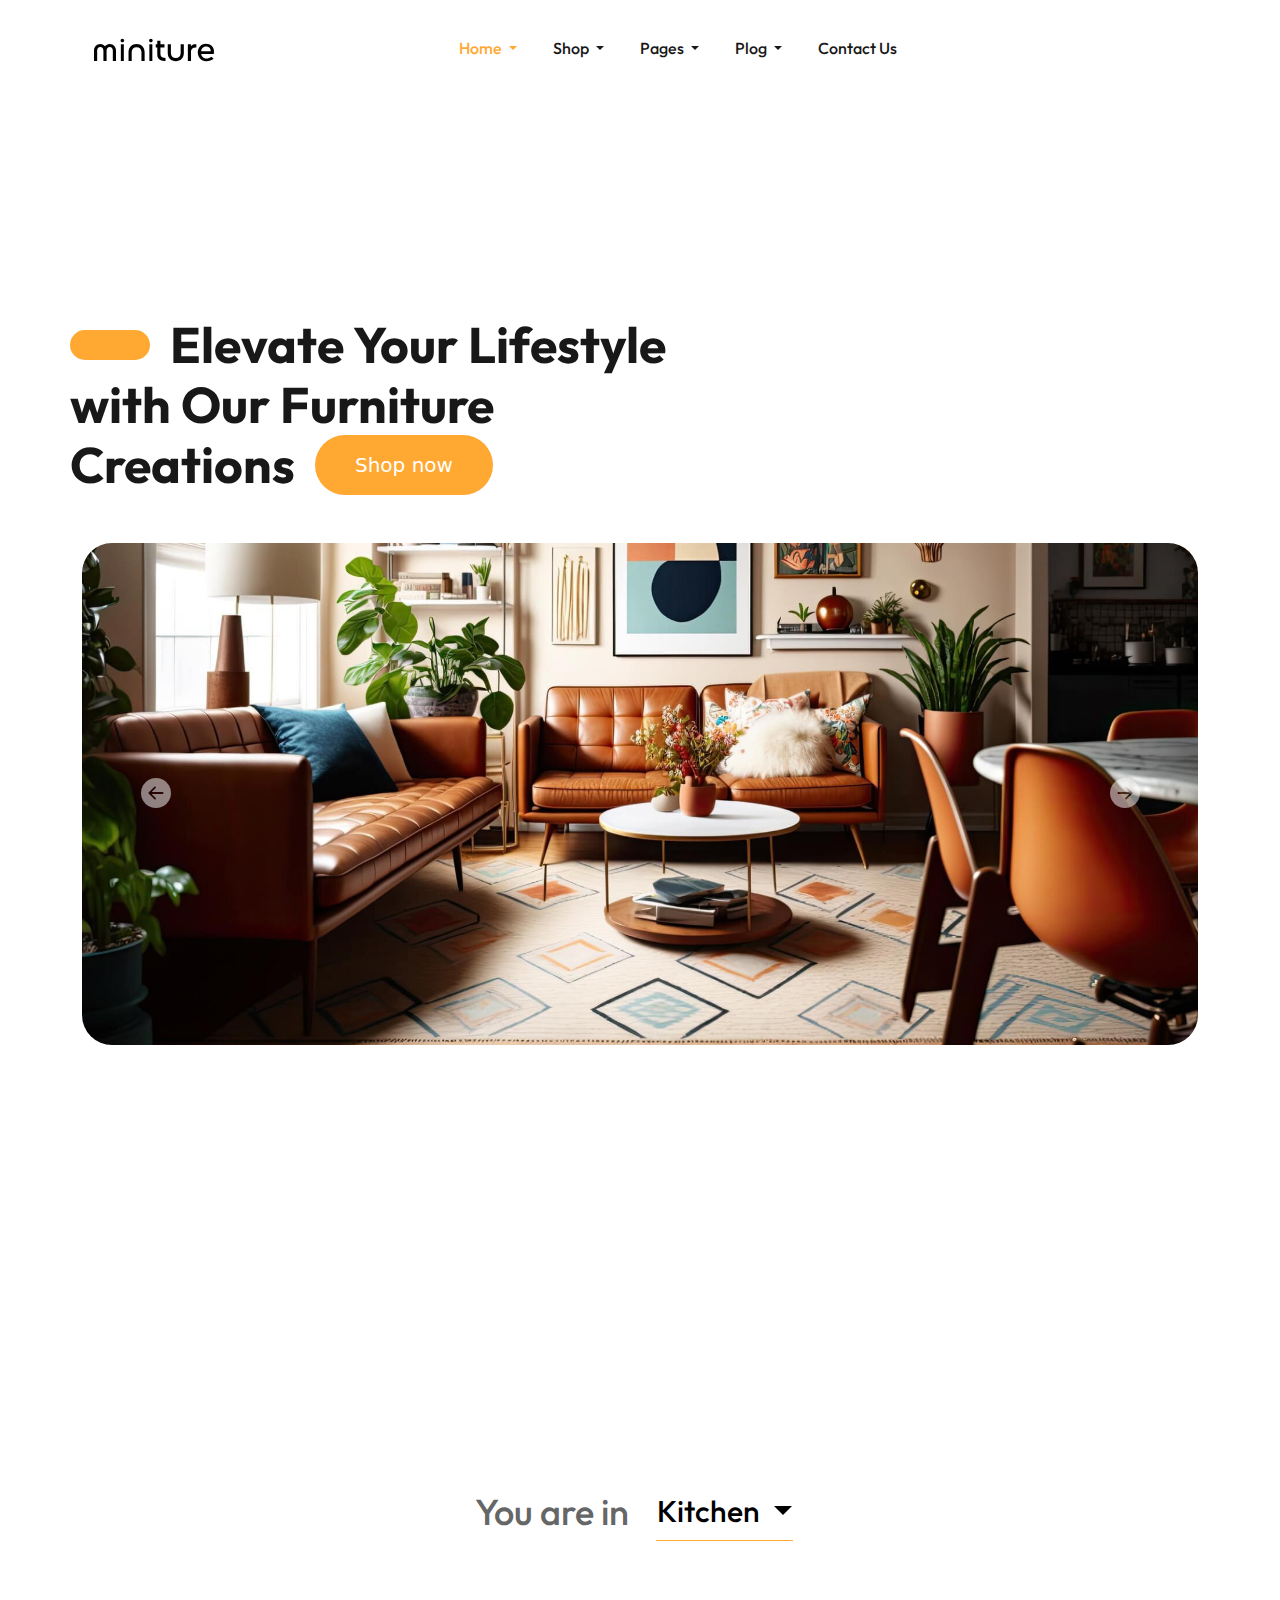
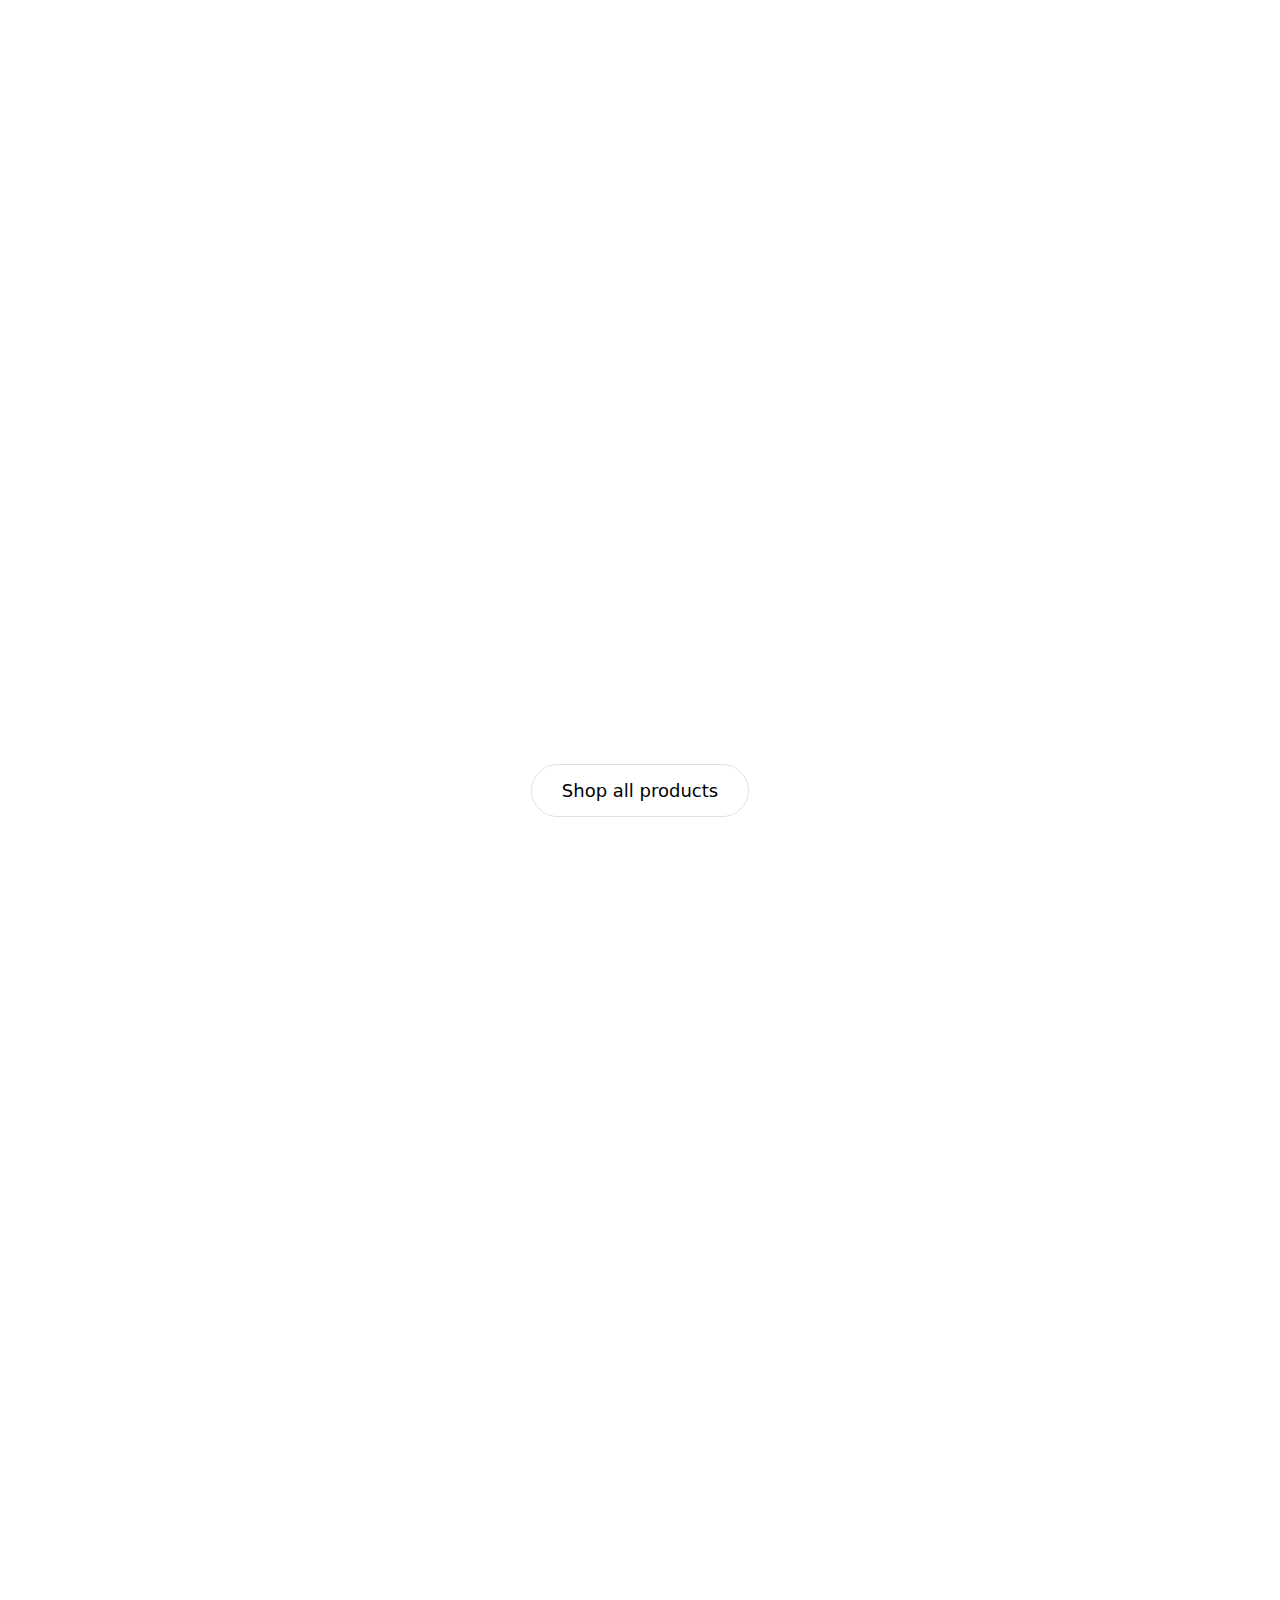
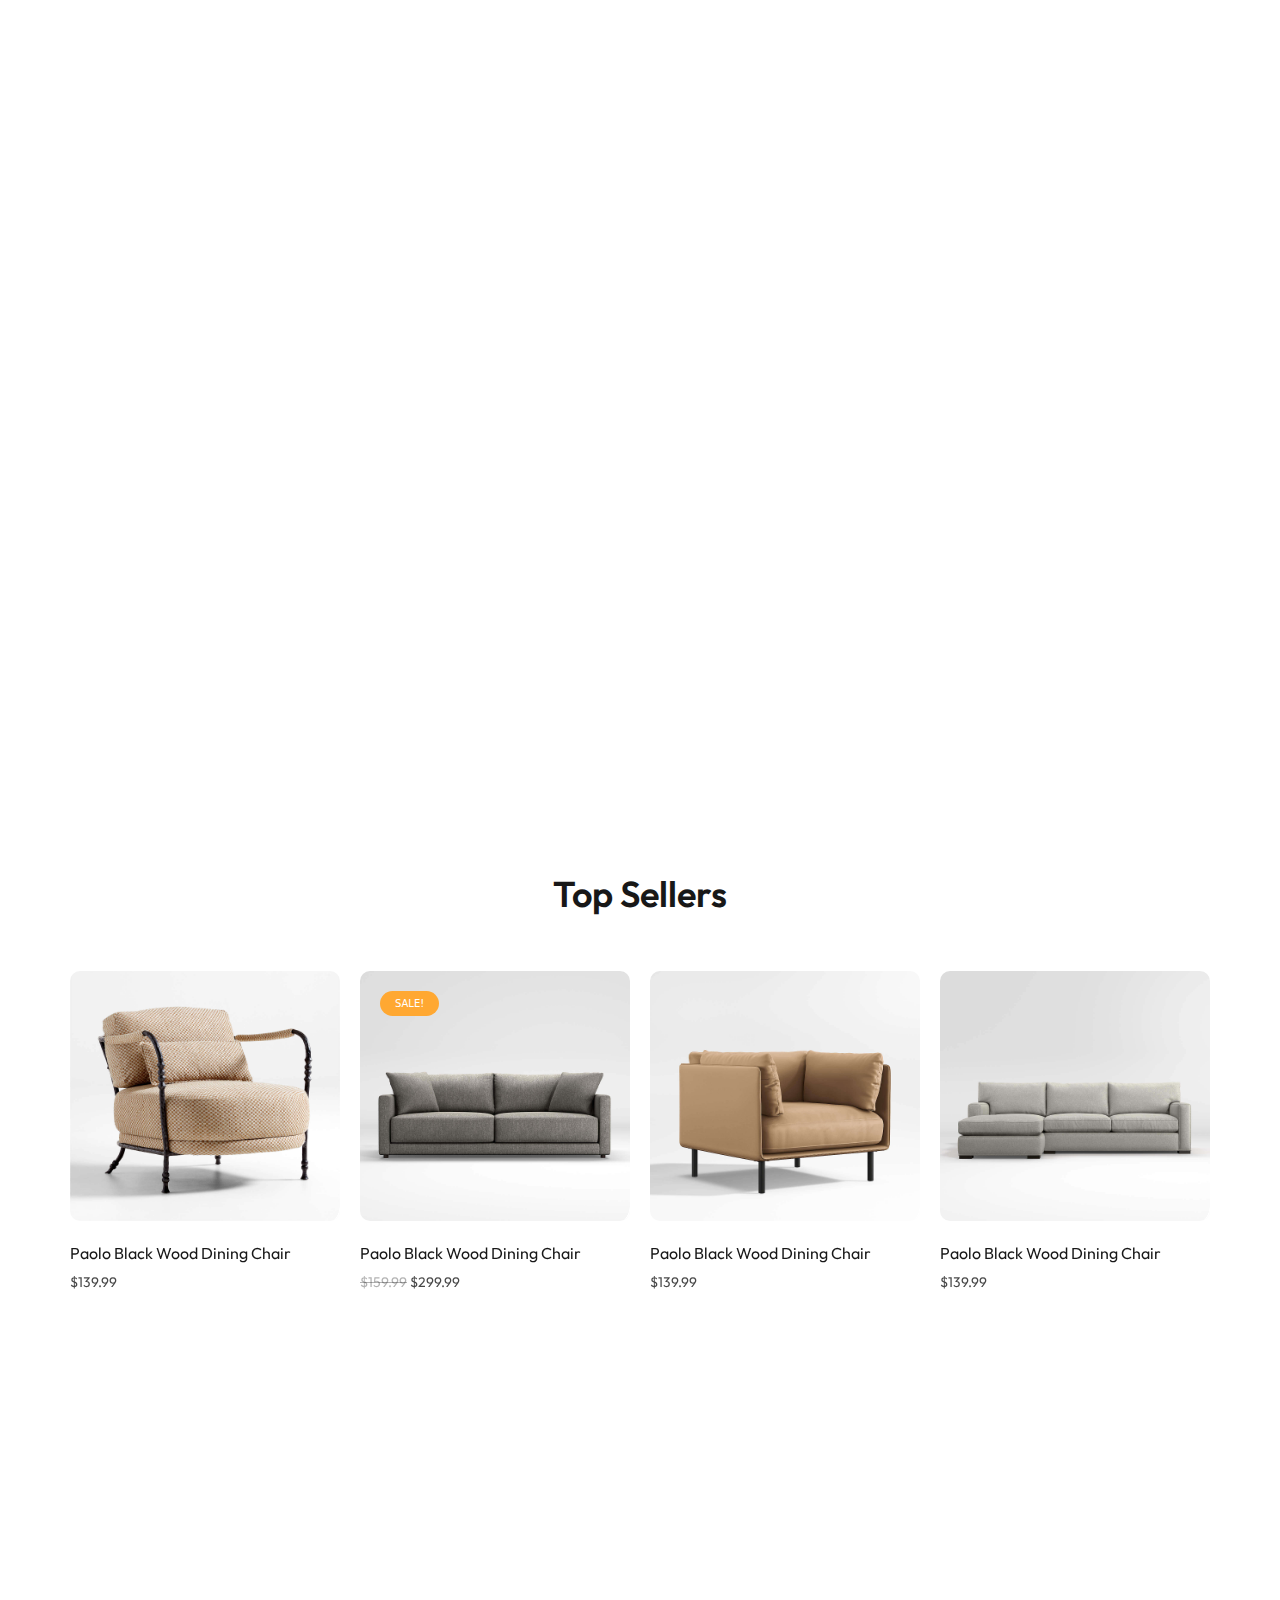
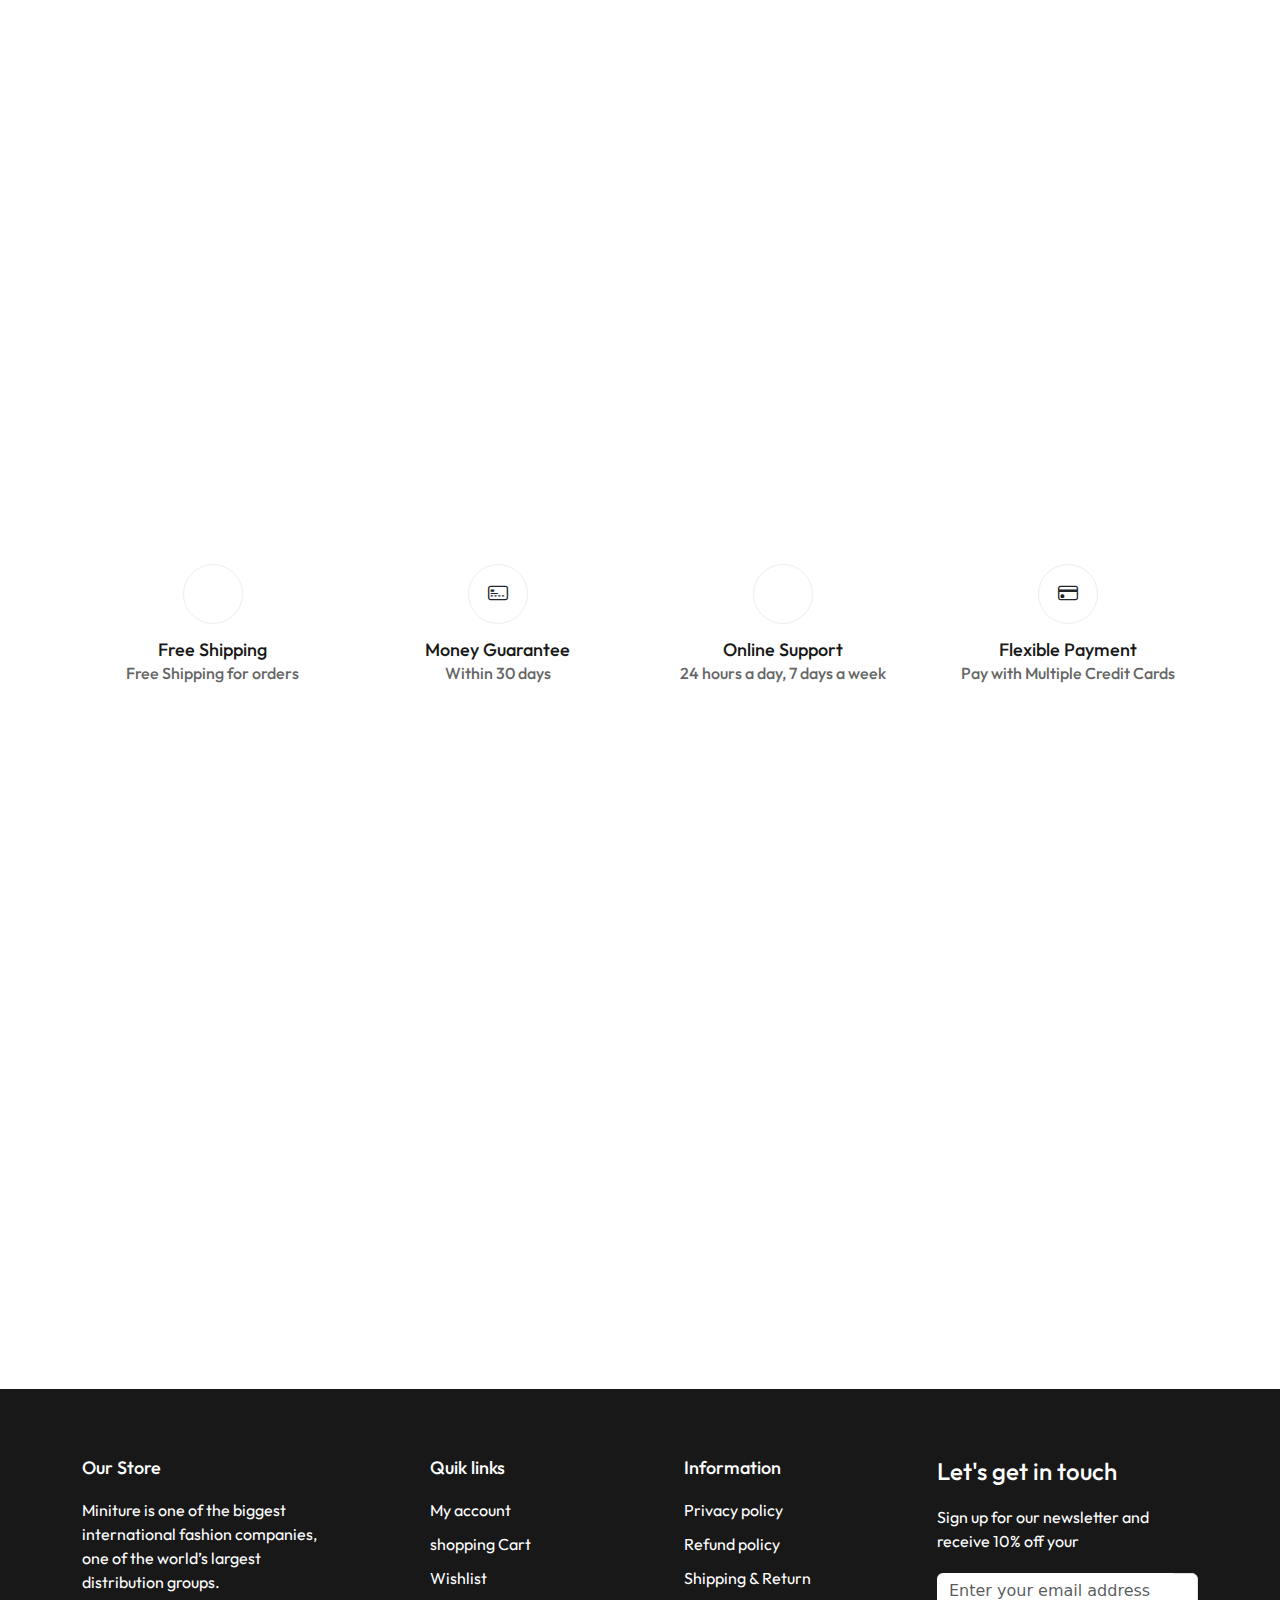
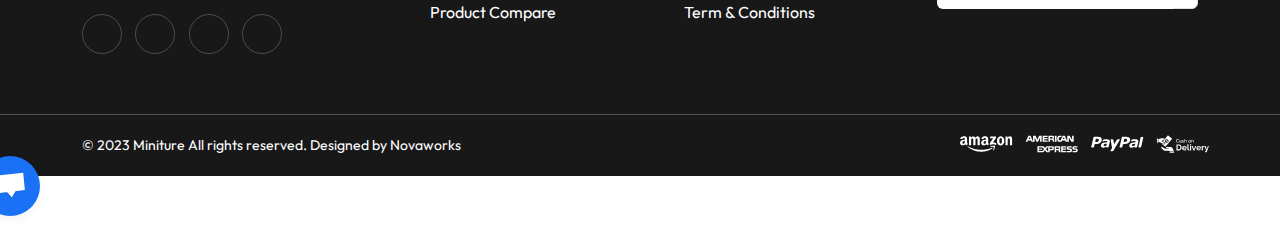
<file: index.html>
<!DOCTYPE html>
<html lang="en">
  <head>
    <meta charset="UTF-8" />
    <meta name="viewport" content="width=device-width, initial-scale=1.0" />
    <title>Miniture</title>
    <!-- outfit fonts -->
    <link rel="preconnect" href="https://fonts.googleapis.com" />
    <link rel="preconnect" href="https://fonts.gstatic.com" crossorigin />
    <link
      href="https://fonts.googleapis.com/css2?family=Outfit:wght@100..900&display=swap"
      rel="stylesheet"
    />
    <!-- font awesome cdn -->
    <link
      rel="stylesheet"
      href="https://cdnjs.cloudflare.com/ajax/libs/font-awesome/6.5.1/css/all.min.css"
      integrity="sha512-DTOQO9RWCH3ppGqcWaEA1BIZOC6xxalwEsw9c2QQeAIftl+Vegovlnee1c9QX4TctnWMn13TZye+giMm8e2LwA=="
      crossorigin="anonymous"
      referrerpolicy="no-referrer"
    />
    <!-- bootstrap icons -->
    <link
      rel="stylesheet"
      href="assets/vendor/bootstrap-icons/bootstrap-icons.css"
    />
    <!-- bootstrap css -->
    <link rel="stylesheet" href="assets/vendor/bootstrap/bootstrap.min.css" />
    <!-- wow css link  -->
    <link rel="stylesheet" href="assets/vendor/wow/animate.min.css" />
    <!-- glightbox -->
    <link rel="stylesheet" href="assets/vendor/glightbox/glightbox.css" />
    <!-- swiper css -->
    <link rel="stylesheet" href="assets/vendor/swiper/swiper-bundle.min.css" />
    <!-- main css  -->
    <link rel="stylesheet" href="assets/css/style.css" />
  </head>
  <body>
    <!-- start header -->
    <div class="header">
      <div class="container">
        <nav class="navbar navbar-expand-lg">
          <div class="container-fluid">
            <a class="navbar-brand" href="#"
              ><img src="assets/img/logo.svg" alt=""
            /></a>
            <button
              class="navbar-toggler"
              type="button"
              data-bs-toggle="collapse"
              data-bs-target="#navbarNavDropdown"
              aria-controls="navbarNavDropdown"
              aria-expanded="false"
              aria-label="Toggle navigation"
            >
              <span class="navbar-toggler-icon"></span>
            </button>
            <div class="collapse navbar-collapse" id="navbarNavDropdown">
              <ul class="navbar-nav">
                <li class="nav-item dropdown">
                  <a
                    class="nav-link dropdown-toggle active"
                    href="index.html"
                    role="button"
                    data-bs-toggle="dropdown"
                    aria-expanded="false"
                  >
                    Home
                  </a>
                  <ul class="dropdown-menu">
                    <li>
                      <a class="dropdown-item" href="index.html"
                        >Home v1 - Modern Elegance</a
                      >
                    </li>
                    <li>
                      <a class="dropdown-item" href="index.html"
                        >Home v2 - Rustic Comfort</a
                      >
                    </li>
                    <li>
                      <a class="dropdown-item" href="index.html"
                        >Home v3 - Minimalist Chic</a
                      >
                    </li>
                    <li>
                      <a class="dropdown-item" href="index.html"
                        >Home v4 - Industrial Vibes</a
                      >
                    </li>
                    <li>
                      <a class="dropdown-item" href="index.html"
                        >Home v5 - Vintage Revival</a
                      >
                    </li>
                  </ul>
                </li>
                <li class="nav-item dropdown">
                  <a
                    class="nav-link dropdown-toggle"
                    href="#"
                    role="button"
                    data-bs-toggle="dropdown"
                    aria-expanded="false"
                  >
                    Shop
                  </a>
                </li>
                <li class="nav-item dropdown">
                  <a
                    class="nav-link dropdown-toggle"
                    href="pages.html"
                    role="button"
                    data-bs-toggle="dropdown"
                    aria-expanded="false"
                  >
                    Pages
                  </a>
                  <ul class="dropdown-menu">
                    <li>
                      <a class="dropdown-item" href="pages.html">About Us</a>
                    </li>
                    <li><a class="dropdown-item" href="pages.html">FAQs</a></li>
                    <li>
                      <a class="dropdown-item" href="pages.html"
                        >Order Tracking</a
                      >
                    </li>
                    <li>
                      <a class="dropdown-item" href="pages.html">404 Page</a>
                    </li>
                  </ul>
                </li>
                <li class="nav-item dropdown">
                  <a
                    class="nav-link dropdown-toggle"
                    href="#"
                    role="button"
                    data-bs-toggle="dropdown"
                    aria-expanded="false"
                  >
                    Plog
                  </a>
                </li>
                <li class="nav-item">
                  <a class="nav-link" href="contact_us.html">Contact Us</a>
                </li>
              </ul>
            </div>
            <div class="nav-icons">
              <i class="fa-regular fa-user"></i>
              <i class="fa-solid fa-magnifying-glass"></i>
              <i class="fa-regular fa-heart"></i>
              <i class="fa-regular fa-clipboard"></i>
            </div>
          </div>
        </nav>
      </div>
    </div>
    <!-- end header -->
    <!-- start home -->
    <div class="home">
      <div class="container">
        <div class="text">
          <div
            class="animate__animated animate__fadeInUp"
            data-wow-duration="1s"
            data-wow-delay=".3s"
          >
            <a href="" class="main-btn"><i class="fa-solid fa-couch"></i></a>
            <h2>Elevate Your Lifestyle</h2>
          </div>
          <div class="animate__animated animate__fadeInUp" data-wow-delay=".8s">
            <h2>with Our Furniture</h2>
          </div>
          <div class="animate__animated animate__fadeInUp" data-wow-delay="1s">
            <h2>Creations</h2>
            <a href="" class="main-btn">Shop now</a>
          </div>
        </div>
      </div>
    </div>
    <!-- end home -->
    <!-- start slider -->
    <div class="slider pt-5">
      <div class="container">
        <div class="row">
          <div
            id="carouselExampleAutoplaying"
            class="carousel slide"
            data-bs-ride="carousel"
          >
            <div class="carousel-inner">
              <div class="carousel-item active">
                <img
                  src="assets/img/m1_hero_01.jpeg"
                  class="d-block w-100"
                  alt="..."
                />
              </div>
              <div class="carousel-item">
                <img
                  src="assets/img/m1_slide_02.jpeg"
                  class="d-block w-100"
                  alt="..."
                />
              </div>
              <div class="carousel-item">
                <img
                  src="assets/img/m1_slide_03.jpeg"
                  class="d-block w-100"
                  alt="..."
                />
              </div>
            </div>
            <button
              class="carousel-control-prev"
              type="button"
              data-bs-target="#carouselExampleAutoplaying"
              data-bs-slide="prev"
            >
              <i class="bi bi-arrow-left-circle-fill"></i>
              <!-- <span class="visually-hidden">Previous</span> -->
            </button>
            <button
              class="carousel-control-next"
              type="button"
              data-bs-target="#carouselExampleAutoplaying"
              data-bs-slide="next"
            >
              <i class="bi bi-arrow-right-circle-fill"></i>
              <!-- <span class="visually-hidden">Next</span> -->
            </button>
          </div>
        </div>
      </div>
    </div>
    <!-- end slider -->
    <!-- start furniture types -->
    <div class="furniture-types pb-5">
      <div class="container">
        <div class="row">
          <div
            class="col-lg-4 col-md-4 animate__animated animate__slideInUp"
            data-wow-duration="2s"
            data-wow-delay=".3s"
          >
            <div class="image">
              <img src="assets/img/m1_b_01.jpg" alt="" />
              <span>LIVING ROOM</span>
            </div>
          </div>
          <div
            class="col-lg-4 col-md-4 animate__animated animate__slideInUp"
            data-wow-duration="2s"
            data-wow-delay=".8s"
          >
            <div class="image">
              <img src="assets/img/m1_b_02.jpg" alt="" />
              <span>BED ROOM</span>
            </div>
          </div>
          <div
            class="col-lg-4 col-md-4 animate__animated animate__slideInUp"
            data-wow-duration="2s"
            data-wow-delay=".9s"
          >
            <div class="row last-row">
              <div class="col-lg-12 col-md-12">
                <div class="image">
                  <img src="assets/img/m1_b_03.jpg" alt="" />
                  <span>KITCHEN</span>
                </div>
              </div>
              <div class="col-lg-12 col-md-12 mt-2">
                <div class="image">
                  <img src="assets/img/m1_b_04.jpg" alt="" />
                  <span>KIDS ROOM</span>
                </div>
              </div>
            </div>
          </div>
        </div>
      </div>
    </div>
    <!-- end furniture types -->
    <!-- start furniture products -->
    <div class="furniture-products">
      <div class="main-title">
        <h1>You are in</h1>
        <div class="dropdown">
          <a
            class="btn dropdown-toggle"
            href="#"
            role="button"
            data-bs-toggle="dropdown"
            aria-expanded="false"
          >
            Kitchen
          </a>
          <ul class="dropdown-menu">
            <li><a class="dropdown-item active" href="#">Kitchen</a></li>
            <li><a class="dropdown-item" href="#">Living Room</a></li>
            <li><a class="dropdown-item" href="#">Bed Room</a></li>
          </ul>
        </div>
      </div>
      <div class="container">
        <div class="row">
          <div
            class="col-lg-3 col-md-6 animate__animated animate__zoomIn"
            data-wow-duration=".8s"
            data-wow-delay=".1s"
          >
            <div class="box">
              <div class="image">
                <img src="assets/img/p01-1.jpeg" alt="" class="first-img" />
                <img src="assets/img/p01-2.jpeg" alt="" />
                <div class="product-icons">
                  <i class="bi bi-suit-heart"></i>
                  <i class="bi bi-search"></i>
                </div>
                <div class="add-to-cart">
                  <i class="fa-regular fa-clipboard"></i>
                </div>
              </div>
              <a href="">Natural Wood Dining Chair</a>
              <span>$299.99</span>
            </div>
          </div>
          <div
            class="col-lg-3 col-md-6 animate__animated animate__zoomIn"
            data-wow-duration=".8s"
            data-wow-delay=".2s"
          >
            <div class="box">
              <div class="image">
                <img src="assets/img/p02-1.jpeg" alt="" class="first-img" />
                <img src="assets/img/p02-2.jpeg" alt="" />
                <div class="product-icons">
                  <i class="bi bi-suit-heart"></i>
                  <i class="bi bi-search"></i>
                </div>
                <div class="add-to-cart">
                  <i class="fa-regular fa-clipboard"></i>
                </div>
              </div>
              <a href="">Paolo Black Wood Dining Chair</a>
              <span>$139.99</span>
            </div>
          </div>
          <div
            class="col-lg-3 col-md-6 animate__animated animate__zoomIn"
            data-wow-duration=".8s"
            data-wow-delay=".3s"
          >
            <div class="box">
              <div class="image">
                <img src="assets/img/p03-1.jpeg" alt="" class="first-img" />
                <img src="assets/img/p03-2.jpeg" alt="" />
                <div class="product-icons">
                  <i class="bi bi-suit-heart"></i>
                  <i class="bi bi-search"></i>
                </div>
                <div class="add-to-cart">
                  <i class="fa-regular fa-clipboard"></i>
                </div>
              </div>
              <a href="">Ana Grey Wood Dining Chair</a>
              <span>$299.99</span>
            </div>
          </div>
          <div
            class="col-lg-3 col-md-6 animate__animated animate__zoomIn"
            data-wow-duration=".8s"
            data-wow-delay=".4s"
          >
            <div class="box sale">
              <div class="image">
                <img src="assets/img/p04-1.jpeg" alt="" class="first-img" />
                <img src="assets/img/p04-2.jpeg" alt="" />
                <div class="product-icons">
                  <i class="bi bi-suit-heart"></i>
                  <i class="bi bi-search"></i>
                </div>
                <div class="add-to-cart">
                  <i class="fa-regular fa-clipboard"></i>
                </div>
              </div>
              <a href="">Curved Black Dining Chair</a>
              <span><del>$159.99</del> $299.99</span>
            </div>
          </div>
          <div
            class="col-lg-3 col-md-6 animate__animated animate__zoomIn"
            data-wow-duration=".8s"
            data-wow-delay=".5s"
          >
            <div class="box sale">
              <div class="image">
                <img src="assets/img/p05-1.jpeg" alt="" class="first-img" />
                <img src="assets/img/p05-2.jpeg" alt="" />
                <div class="product-icons">
                  <i class="bi bi-suit-heart"></i>
                  <i class="bi bi-search"></i>
                </div>
                <div class="add-to-cart">
                  <i class="fa-regular fa-clipboard"></i>
                </div>
              </div>
              <a href="">Top Grain Leather Dining Chair</a>
              <span>$129.99 - $299.99</span>
            </div>
          </div>
          <div
            class="col-lg-3 col-md-6 animate__animated animate__zoomIn"
            data-wow-duration=".8s"
            data-wow-delay=".6s"
          >
            <div class="box">
              <div class="image">
                <img src="assets/img/p06-1.jpeg" alt="" class="first-img" />
                <img src="assets/img/p06-2.jpeg" alt="" />
                <div class="product-icons">
                  <i class="bi bi-suit-heart"></i>
                  <i class="bi bi-search"></i>
                </div>
                <div class="add-to-cart">
                  <i class="fa-regular fa-clipboard"></i>
                </div>
              </div>
              <a href="">Camille Taupe Italian Dining Chair</a>
              <span>$139.99</span>
            </div>
          </div>
          <div
            class="col-lg-3 col-md-6 animate__animated animate__zoomIn"
            data-wow-duration=".8s"
            data-wow-delay=".7s"
          >
            <div class="box outOfStack">
              <div class="image">
                <img src="assets/img/p07-1.jpeg" alt="" class="first-img" />
                <img src="assets/img/p07-2.jpeg" alt="" />
                <div class="product-icons">
                  <i class="bi bi-suit-heart"></i>
                  <i class="bi bi-search"></i>
                </div>
                <div class="add-to-cart">
                  <i class="fa-regular fa-clipboard"></i>
                </div>
              </div>
              <a href="">Pali Black Hardwood Dining Chair</a>
              <span>$139.99</span>
            </div>
          </div>
          <div
            class="col-lg-3 col-md-6 animate__animated animate__zoomIn"
            data-wow-duration=".8s"
            data-wow-delay=".8s"
          >
            <div class="box">
              <div class="image">
                <img src="assets/img/p08-1.jpeg" alt="" class="first-img" />
                <img src="assets/img/p08-2.jpeg" alt="" />
                <div class="product-icons">
                  <i class="bi bi-suit-heart"></i>
                  <i class="bi bi-search"></i>
                </div>
                <div class="add-to-cart">
                  <i class="fa-regular fa-clipboard"></i>
                </div>
              </div>
              <a href="">Paolo Natural Wood Dining Chair</a>
              <span>$299.99</span>
            </div>
          </div>
        </div>
      </div>
    </div>
    <!-- end furniture products -->
    <!-- start top deal  -->
    <div class="top-deal p-70 text-center">
      <div class="container">
        <a href="" class="main-btn shopAllProducts">Shop all products</a>
        <div class="row">
          <div
            class="col-lg-6 animate__animated animate__fadeInUp"
            data-wow-duration="2s"
            data-wow-delay=".3s"
          >
            <div class="left-side">
              <div class="play-video">
                <a href="https://youtu.be/yDgFcEzaCQ0"
                  ><i class="bi bi-caret-right"></i
                ></a>
              </div>
              <div class="top-deal-p">
                <p>TOP DEAL TODAY</p>
              </div>
              <div class="top-deal-h3">
                <h3>Up to 30% off The Living Room Event</h3>
              </div>
            </div>
          </div>

          <div
            class="col-lg-6 animate__animated animate__fadeInUp"
            data-wow-duration="2s"
            data-wow-delay=".6s"
          >
            <div class="right-side">
              <div class="text">
                <span>LIMITED TIME ONLY</span>
                <h1>The living room event up to 30% off</h1>
                <p>
                  Striking the perfect balance between comfort and modern style,
                  Gather is clean-lined and current.
                </p>
              </div>
              <div class="timer">
                <div class="unit">
                  <h3>284</h3>
                  <span>Days</span>
                </div>
                <div class="unit">
                  <h3>06</h3>
                  <span>Hours</span>
                </div>
                <div class="unit">
                  <h3>03</h3>
                  <span>Minutes</span>
                </div>
                <div class="unit">
                  <h3>06</h3>
                  <span>Seconds</span>
                </div>
              </div>
              <a href="" class="main-btn">Shop the sale</a>
            </div>
          </div>
        </div>
      </div>
    </div>
    <!-- end top deal  -->
    <!-- start main furniture image  -->
    <div class="main-image py-5">
      <div class="container">
        <div class="row">
          <div class="col-lg-12">
            <div
              class="img-box animate__animated animate__fadeInUp"
              data-wow-duration="2s"
            >
              <div class="main-image-p">
                <p>CRAFT OWN FURNITURE</p>
              </div>
              <div class="main-image-h3">
                <h3>Your new forever favorites are here</h3>
              </div>
            </div>
          </div>
        </div>
      </div>
    </div>
    <!-- end main furniture image  -->

    <!-- start second slider -->
    <div class="top-sellers p-70">
      <div class="main-title">Top Sellers</div>
      <div class="container">
        <div class="row">
          <div class="swiper mySwiper">
            <div class="swiper-wrapper">
              <div class="swiper-slide">
                <div class="box">
                  <div class="image">
                    <img
                      src="assets/img/m2_p01_1.jpeg"
                      alt=""
                      class="first-img"
                    />

                    <div class="product-icons">
                      <i class="bi bi-suit-heart"></i>
                      <i class="bi bi-search"></i>
                    </div>
                    <div class="add-to-cart">
                      <i class="fa-regular fa-clipboard"></i>
                    </div>
                  </div>
                  <a href="">Paolo Black Wood Dining Chair</a>
                  <span>$139.99</span>
                </div>
              </div>
              <div class="swiper-slide">
                <div class="box sale">
                  <div class="image">
                    <img
                      src="assets/img/m2_p02_1.jpeg"
                      alt=""
                      class="first-img"
                    />

                    <div class="product-icons">
                      <i class="bi bi-suit-heart"></i>
                      <i class="bi bi-search"></i>
                    </div>
                    <div class="add-to-cart">
                      <i class="fa-regular fa-clipboard"></i>
                    </div>
                  </div>
                  <a href="">Paolo Black Wood Dining Chair</a>
                  <span><del>$159.99</del> $299.99</span>
                </div>
              </div>
              <div class="swiper-slide">
                <div class="box">
                  <div class="image">
                    <img
                      src="assets/img/m2_p03_1.jpeg"
                      alt=""
                      class="first-img"
                    />

                    <div class="product-icons">
                      <i class="bi bi-suit-heart"></i>
                      <i class="bi bi-search"></i>
                    </div>
                    <div class="add-to-cart">
                      <i class="fa-regular fa-clipboard"></i>
                    </div>
                  </div>
                  <a href="">Paolo Black Wood Dining Chair</a>
                  <span>$139.99</span>
                </div>
              </div>
              <div class="swiper-slide">
                <div class="box">
                  <div class="image">
                    <img
                      src="assets/img/m2_p04_1.jpeg"
                      alt=""
                      class="first-img"
                    />

                    <div class="product-icons">
                      <i class="bi bi-suit-heart"></i>
                      <i class="bi bi-search"></i>
                    </div>
                    <div class="add-to-cart">
                      <i class="fa-regular fa-clipboard"></i>
                    </div>
                  </div>
                  <a href="">Paolo Black Wood Dining Chair</a>
                  <span>$139.99</span>
                </div>
              </div>
              <div class="swiper-slide">
                <div class="box">
                  <div class="image">
                    <img
                      src="assets/img/m2_p05_2.jpeg"
                      alt=""
                      class="first-img"
                    />

                    <div class="product-icons">
                      <i class="bi bi-suit-heart"></i>
                      <i class="bi bi-search"></i>
                    </div>
                    <div class="add-to-cart">
                      <i class="fa-regular fa-clipboard"></i>
                    </div>
                  </div>
                  <a href="">Paolo Black Wood Dining Chair</a>
                  <span>$139.99</span>
                </div>
              </div>
              <div class="swiper-slide">
                <div class="box">
                  <div class="image">
                    <img
                      src="assets/img/m2_p06_1-250x250.jpeg"
                      alt=""
                      class="first-img"
                    />

                    <div class="product-icons">
                      <i class="bi bi-suit-heart"></i>
                      <i class="bi bi-search"></i>
                    </div>
                    <div class="add-to-cart">
                      <i class="fa-regular fa-clipboard"></i>
                    </div>
                  </div>
                  <a href="">Paolo Black Wood Dining Chair</a>
                  <span>$139.99</span>
                </div>
              </div>
              <div class="swiper-slide">
                <div class="box">
                  <div class="image">
                    <img
                      src="assets/img/m2_p07_1.jpeg"
                      alt=""
                      class="first-img"
                    />

                    <div class="product-icons">
                      <i class="bi bi-suit-heart"></i>
                      <i class="bi bi-search"></i>
                    </div>
                    <div class="add-to-cart">
                      <i class="fa-regular fa-clipboard"></i>
                    </div>
                  </div>
                  <a href="">Paolo Black Wood Dining Chair</a>
                  <span>$139.99</span>
                </div>
              </div>
              <div class="swiper-slide">
                <div class="box">
                  <div class="image">
                    <img
                      src="assets/img/m2_p08_1.jpeg"
                      alt=""
                      class="first-img"
                    />

                    <div class="product-icons">
                      <i class="bi bi-suit-heart"></i>
                      <i class="bi bi-search"></i>
                    </div>
                    <div class="add-to-cart">
                      <i class="fa-regular fa-clipboard"></i>
                    </div>
                  </div>
                  <a href="">Paolo Black Wood Dining Chair</a>
                  <span>$139.99</span>
                </div>
              </div>
            </div>
            <div class="swiper-button-next"></div>
            <div class="swiper-button-prev"></div>
            <div class="swiper-pagination"></div>
          </div>
          <div class="swiper mySecondSwiper">
            <div class="swiper-wrapper">
              <div class="swiper-slide">
                <div class="box">
                  <div class="image">
                    <img
                      src="assets/img/m2_p01_1.jpeg"
                      alt=""
                      class="first-img"
                    />

                    <div class="product-icons">
                      <i class="bi bi-suit-heart"></i>
                      <i class="bi bi-search"></i>
                    </div>
                    <div class="add-to-cart">
                      <i class="fa-regular fa-clipboard"></i>
                    </div>
                  </div>
                  <a href="">Paolo Black Wood Dining Chair</a>
                  <span>$139.99</span>
                </div>
              </div>
              <div class="swiper-slide">
                <div class="box sale">
                  <div class="image">
                    <img
                      src="assets/img/m2_p02_1.jpeg"
                      alt=""
                      class="first-img"
                    />

                    <div class="product-icons">
                      <i class="bi bi-suit-heart"></i>
                      <i class="bi bi-search"></i>
                    </div>
                    <div class="add-to-cart">
                      <i class="fa-regular fa-clipboard"></i>
                    </div>
                  </div>
                  <a href="">Paolo Black Wood Dining Chair</a>
                  <span><del>$159.99</del> $299.99</span>
                </div>
              </div>
              <div class="swiper-slide">
                <div class="box">
                  <div class="image">
                    <img
                      src="assets/img/m2_p03_1.jpeg"
                      alt=""
                      class="first-img"
                    />

                    <div class="product-icons">
                      <i class="bi bi-suit-heart"></i>
                      <i class="bi bi-search"></i>
                    </div>
                    <div class="add-to-cart">
                      <i class="fa-regular fa-clipboard"></i>
                    </div>
                  </div>
                  <a href="">Paolo Black Wood Dining Chair</a>
                  <span>$139.99</span>
                </div>
              </div>
              <div class="swiper-slide">
                <div class="box">
                  <div class="image">
                    <img
                      src="assets/img/m2_p04_1.jpeg"
                      alt=""
                      class="first-img"
                    />

                    <div class="product-icons">
                      <i class="bi bi-suit-heart"></i>
                      <i class="bi bi-search"></i>
                    </div>
                    <div class="add-to-cart">
                      <i class="fa-regular fa-clipboard"></i>
                    </div>
                  </div>
                  <a href="">Paolo Black Wood Dining Chair</a>
                  <span>$139.99</span>
                </div>
              </div>
              <div class="swiper-slide">
                <div class="box">
                  <div class="image">
                    <img
                      src="assets/img/m2_p05_2.jpeg"
                      alt=""
                      class="first-img"
                    />

                    <div class="product-icons">
                      <i class="bi bi-suit-heart"></i>
                      <i class="bi bi-search"></i>
                    </div>
                    <div class="add-to-cart">
                      <i class="fa-regular fa-clipboard"></i>
                    </div>
                  </div>
                  <a href="">Paolo Black Wood Dining Chair</a>
                  <span>$139.99</span>
                </div>
              </div>
              <div class="swiper-slide">
                <div class="box">
                  <div class="image">
                    <img
                      src="assets/img/m2_p06_1-250x250.jpeg"
                      alt=""
                      class="first-img"
                    />

                    <div class="product-icons">
                      <i class="bi bi-suit-heart"></i>
                      <i class="bi bi-search"></i>
                    </div>
                    <div class="add-to-cart">
                      <i class="fa-regular fa-clipboard"></i>
                    </div>
                  </div>
                  <a href="">Paolo Black Wood Dining Chair</a>
                  <span>$139.99</span>
                </div>
              </div>
              <div class="swiper-slide">
                <div class="box">
                  <div class="image">
                    <img
                      src="assets/img/m2_p07_1.jpeg"
                      alt=""
                      class="first-img"
                    />

                    <div class="product-icons">
                      <i class="bi bi-suit-heart"></i>
                      <i class="bi bi-search"></i>
                    </div>
                    <div class="add-to-cart">
                      <i class="fa-regular fa-clipboard"></i>
                    </div>
                  </div>
                  <a href="">Paolo Black Wood Dining Chair</a>
                  <span>$139.99</span>
                </div>
              </div>
              <div class="swiper-slide">
                <div class="box">
                  <div class="image">
                    <img
                      src="assets/img/m2_p08_1.jpeg"
                      alt=""
                      class="first-img"
                    />

                    <div class="product-icons">
                      <i class="bi bi-suit-heart"></i>
                      <i class="bi bi-search"></i>
                    </div>
                    <div class="add-to-cart">
                      <i class="fa-regular fa-clipboard"></i>
                    </div>
                  </div>
                  <a href="">Paolo Black Wood Dining Chair</a>
                  <span>$139.99</span>
                </div>
              </div>
            </div>
            <div class="swiper-button-next"></div>
            <div class="swiper-button-prev"></div>
            <div class="swiper-pagination"></div>
          </div>
          <div class="swiper myThirdSwiper">
            <div class="swiper-wrapper">
              <div class="swiper-slide">
                <div class="box">
                  <div class="image">
                    <img
                      src="assets/img/m2_p01_1.jpeg"
                      alt=""
                      class="first-img"
                    />

                    <div class="product-icons">
                      <i class="bi bi-suit-heart"></i>
                      <i class="bi bi-search"></i>
                    </div>
                    <div class="add-to-cart">
                      <i class="fa-regular fa-clipboard"></i>
                    </div>
                  </div>
                  <a href="">Paolo Black Wood Dining Chair</a>
                  <span><del>$159.99</del> $299.99</span>
                </div>
              </div>
              <div class="swiper-slide">
                <div class="box">
                  <div class="image sale">
                    <img
                      src="assets/img/m2_p02_1.jpeg"
                      alt=""
                      class="first-img"
                    />

                    <div class="product-icons">
                      <i class="bi bi-suit-heart"></i>
                      <i class="bi bi-search"></i>
                    </div>
                    <div class="add-to-cart">
                      <i class="fa-regular fa-clipboard"></i>
                    </div>
                  </div>
                  <a href="">Paolo Black Wood Dining Chair</a>
                  <span>$139.99</span>
                </div>
              </div>
              <div class="swiper-slide">
                <div class="box">
                  <div class="image">
                    <img
                      src="assets/img/m2_p03_1.jpeg"
                      alt=""
                      class="first-img"
                    />

                    <div class="product-icons">
                      <i class="bi bi-suit-heart"></i>
                      <i class="bi bi-search"></i>
                    </div>
                    <div class="add-to-cart">
                      <i class="fa-regular fa-clipboard"></i>
                    </div>
                  </div>
                  <a href="">Paolo Black Wood Dining Chair</a>
                  <span>$139.99</span>
                </div>
              </div>
              <div class="swiper-slide">
                <div class="box">
                  <div class="image">
                    <img
                      src="assets/img/m2_p04_1.jpeg"
                      alt=""
                      class="first-img"
                    />

                    <div class="product-icons">
                      <i class="bi bi-suit-heart"></i>
                      <i class="bi bi-search"></i>
                    </div>
                    <div class="add-to-cart">
                      <i class="fa-regular fa-clipboard"></i>
                    </div>
                  </div>
                  <a href="">Paolo Black Wood Dining Chair</a>
                  <span>$139.99</span>
                </div>
              </div>
              <div class="swiper-slide">
                <div class="box">
                  <div class="image">
                    <img
                      src="assets/img/m2_p05_2.jpeg"
                      alt=""
                      class="first-img"
                    />

                    <div class="product-icons">
                      <i class="bi bi-suit-heart"></i>
                      <i class="bi bi-search"></i>
                    </div>
                    <div class="add-to-cart">
                      <i class="fa-regular fa-clipboard"></i>
                    </div>
                  </div>
                  <a href="">Paolo Black Wood Dining Chair</a>
                  <span>$139.99</span>
                </div>
              </div>
              <div class="swiper-slide">
                <div class="box">
                  <div class="image">
                    <img
                      src="assets/img/m2_p06_1-250x250.jpeg"
                      alt=""
                      class="first-img"
                    />

                    <div class="product-icons">
                      <i class="bi bi-suit-heart"></i>
                      <i class="bi bi-search"></i>
                    </div>
                    <div class="add-to-cart">
                      <i class="fa-regular fa-clipboard"></i>
                    </div>
                  </div>
                  <a href="">Paolo Black Wood Dining Chair</a>
                  <span>$139.99</span>
                </div>
              </div>
              <div class="swiper-slide">
                <div class="box">
                  <div class="image">
                    <img
                      src="assets/img/m2_p07_1.jpeg"
                      alt=""
                      class="first-img"
                    />

                    <div class="product-icons">
                      <i class="bi bi-suit-heart"></i>
                      <i class="bi bi-search"></i>
                    </div>
                    <div class="add-to-cart">
                      <i class="fa-regular fa-clipboard"></i>
                    </div>
                  </div>
                  <a href="">Paolo Black Wood Dining Chair</a>
                  <span>$139.99</span>
                </div>
              </div>
              <div class="swiper-slide">
                <div class="box">
                  <div class="image">
                    <img
                      src="assets/img/m2_p08_1.jpeg"
                      alt=""
                      class="first-img"
                    />

                    <div class="product-icons">
                      <i class="bi bi-suit-heart"></i>
                      <i class="bi bi-search"></i>
                    </div>
                    <div class="add-to-cart">
                      <i class="fa-regular fa-clipboard"></i>
                    </div>
                  </div>
                  <a href="">Paolo Black Wood Dining Chair</a>
                  <span>$139.99</span>
                </div>
              </div>
            </div>
            <div class="swiper-button-next"></div>
            <div class="swiper-button-prev"></div>
            <div class="swiper-pagination"></div>
          </div>
        </div>
      </div>
    </div>
    <!-- end second slider -->

    <!-- start personalization shop -->
    <div class="personalization p-70">
      <div class="container">
        <div class="row">
          <div
            class="col-lg-6 col-md-6 mb-5 animate__animated animate__fadeInUp"
            data-wow-duration="2s"
            data-wow-delay=".1s"
          >
            <div class="box left">
              <img src="assets/img/m1_collection_01.jpg" alt="" />
              <a href="">EVEN MORE SPECIAL</a>
              <a href=""><h3>The Personalization Shop</h3></a>
            </div>
          </div>
          <div
            class="col-lg-6 col-md-6 mb-5 animate__animated animate__fadeInUp"
            data-wow-duration="2s"
            data-wow-delay=".3s"
          >
            <div class="box right">
              <img src="assets/img/m1_collection_02.jpg" alt="" />
              <a href="">CREATE EXCLUSIVE</a>
              <a href=""><h3>New thyme hue from le creuset</h3></a>
            </div>
          </div>
        </div>
      </div>
    </div>
    <!-- end personalization shop -->
    <!-- start advantages -->
    <div class="advantages">
      <div class="container">
        <div class="row d-flex">
          <div class="col-lg-3 col-md-3 px-2">
            <div class="content">
              <div class="icon">
                <i class="fa-solid fa-truck-fast"></i>
              </div>
              <div class="text">
                <h5>Free Shipping</h5>
                <p>Free Shipping for orders</p>
              </div>
            </div>
          </div>
          <div class="col-lg-3 col-md-3 px-2">
            <div class="content">
              <div class="icon">
                <i class="bi bi-credit-card-2-front"></i>
              </div>
              <div class="text">
                <h5>Money Guarantee</h5>
                <p>Within 30 days</p>
              </div>
            </div>
          </div>
          <div class="col-lg-3 col-md-3 px-2">
            <div class="content">
              <div class="icon">
                <i class="fa-regular fa-life-ring"></i>
              </div>
              <div class="text">
                <h5>Online Support</h5>
                <p>24 hours a day, 7 days a week</p>
              </div>
            </div>
          </div>
          <div class="col-lg-3 col-md-3 px-2">
            <div class="content">
              <div class="icon">
                <i class="bi bi-credit-card"></i>
              </div>
              <div class="text">
                <h5>Flexible Payment</h5>
                <p>Pay with Multiple Credit Cards</p>
              </div>
            </div>
          </div>
        </div>
      </div>
    </div>
    <!-- end advantages -->
    <!-- start instagram shop -->
    <div class="insta p-70">
      <div class="container">
        <div class="row">
          <div
            class="col-lg-4 col-md-12 left animate__animated animate__fadeInUp"
            data-wow-duration="2s"
          >
            <div class="text">
              <h2>Instagram Shop</h2>
              <p>
                Tag @miniture in your Instagram photos for a chance to be
                featured here.
              </p>
              <a href="" class="main-btn visitOurProducts"
                >Vist Our Instagram</a
              >
            </div>
          </div>
          <div
            class="col-lg-8 col-md-12 right animate__animated animate__fadeInUp"
            data-wow-duration="2s"
          >
            <div class="row">
              <div class="col-lg-4 col-md-4">
                <div class="col-lg-12">
                  <div class="image">
                    <a href="assets/img/m_ins_01.jpg" class="glightbox">
                      <img src="assets/img/m_ins_01.jpg" alt="" />
                    </a>
                    <div class="instaIcon">
                      <i class="fa-brands fa-instagram"></i>
                    </div>
                  </div>
                </div>
                <div class="col-lg-12">
                  <div class="image">
                    <a href="assets/img/m_ins_04.jpg" class="glightbox">
                      <img src="assets/img/m_ins_04.jpg" alt="" />
                    </a>
                    <div class="instaIcon">
                      <i class="fa-brands fa-instagram"></i>
                    </div>
                  </div>
                </div>
              </div>
              <div class="col-lg-4 col-md-4">
                <div class="col-lg-12">
                  <div class="image">
                    <a href="assets/img/m_ins_02.jpg" class="glightbox">
                      <img src="assets/img/m_ins_02.jpg" alt="" />
                    </a>
                    <div class="instaIcon">
                      <i class="fa-brands fa-instagram"></i>
                    </div>
                  </div>
                </div>
                <div class="col-lg-12">
                  <div class="image">
                    <a href="assets/img/m_ins_05.jpg">
                      <img src="assets/img/m_ins_05.jpg" alt="" />
                    </a>
                    <div class="instaIcon">
                      <i class="fa-brands fa-instagram"></i>
                    </div>
                  </div>
                </div>
              </div>
              <div class="col-lg-4 col-md-4">
                <div class="col-lg-12">
                  <div class="image">
                    <a href="assets/img/m_ins_03.jpg" class="glightbox">
                      <img src="assets/img/m_ins_03.jpg" alt="" />
                    </a>
                    <div class="instaIcon">
                      <i class="fa-brands fa-instagram"></i>
                    </div>
                  </div>
                </div>
                <div class="col-lg-12">
                  <div class="image">
                    <a href="assets/img/m_ins_06.jpg" class="glightbox">
                      <img src="assets/img/m_ins_06.jpg" alt="" />
                    </a>
                    <div class="instaIcon">
                      <i class="fa-brands fa-instagram"></i>
                    </div>
                  </div>
                </div>
              </div>
            </div>
          </div>
          <div
            class="col-md-12 displayOnSmall animate__animated animate__fadeInUp"
            data-wow-duration="2s"
          >
            <div class="row">
              <div class="col-lg-12">
                <div class="image">
                  <img src="assets/img/m_ins_01.jpg" alt="" />
                  <div class="instaIcon">
                    <i class="fa-brands fa-instagram"></i>
                  </div>
                </div>
              </div>
              <div class="col-lg-12">
                <div class="image">
                  <img src="assets/img/m_ins_02.jpg" alt="" />
                  <div class="instaIcon">
                    <i class="fa-brands fa-instagram"></i>
                  </div>
                </div>
              </div>
              <div class="col-lg-12">
                <div class="image">
                  <img src="assets/img/m_ins_03.jpg" alt="" />
                  <div class="instaIcon">
                    <i class="fa-brands fa-instagram"></i>
                  </div>
                </div>
              </div>
              <div class="col-lg-12">
                <div class="image">
                  <img src="assets/img/m_ins_04.jpg" alt="" />
                  <div class="instaIcon">
                    <i class="fa-brands fa-instagram"></i>
                  </div>
                </div>
              </div>
              <div class="col-lg-12">
                <div class="image">
                  <img src="assets/img/m_ins_05.jpg" alt="" />
                  <div class="instaIcon">
                    <i class="fa-brands fa-instagram"></i>
                  </div>
                </div>
              </div>
              <div class="col-lg-12">
                <div class="image">
                  <img src="assets/img/m_ins_06.jpg" alt="" />
                  <div class="instaIcon">
                    <i class="fa-brands fa-instagram"></i>
                  </div>
                </div>
              </div>
            </div>
          </div>
        </div>
      </div>
    </div>
    <!-- end instagram shop -->
    <!-- start footer -->
    <div class="footer">
      <div class="container pt-5 pb-3">
        <div class="row">
          <div class="col-lg-3 col-md-6 mb-4">
            <div class="OurStore">
              <h3>Our Store</h3>
              <p>
                Miniture is one of the biggest international fashion companies,
                one of the world’s largest distribution groups.
              </p>
              <div class="social">
                <i class="fa-brands fa-facebook-f"></i>
                <i class="fa-brands fa-x-twitter"></i>
                <i class="fa-brands fa-instagram"></i>
                <i class="fa-brands fa-pinterest-p"></i>
              </div>
            </div>
          </div>
          <div class="col-lg-2 col-md-6 mb-4">
            <div class="content">
              <h3>Quik links</h3>
              <ul>
                <li>My account</li>
                <li>shopping Cart</li>
                <li>Wishlist</li>
                <li>Product Compare</li>
              </ul>
            </div>
          </div>
          <div class="col-lg-2 col-md-6 mb-4">
            <div class="content">
              <h3>Information</h3>
              <ul>
                <li>Privacy policy</li>
                <li>Refund policy</li>
                <li>Shipping & Return</li>
                <li>Term & Conditions</li>
              </ul>
            </div>
          </div>
          <div class="col-lg-3 col-md-6 mb-4">
            <div class="touch">
              <h2>Let's get in touch</h2>
              <p>Sign up for our newsletter and receive 10% off your</p>
              <div class="input-group">
                <input
                  type="email"
                  class="form-control"
                  placeholder="Enter your email address"
                  aria-describedby="basic-addon1"
                />
                <span class="input-group-text" id="basic-addon2">
                  <i class="fa-solid fa-arrow-right"></i
                ></span>
              </div>
            </div>
          </div>
        </div>
      </div>
      <hr />
      <div class="container">
        <div class="row">
          <div class="copyRight">
            <p>© 2023 Miniture All rights reserved. Designed by Novaworks</p>
          </div>
          <div class="payment">
            <img src="assets/img/payment_icon.svg" alt="" />
          </div>
        </div>
      </div>
    </div>
    <!-- end footer -->
    <!-- start msg -->
    <div class="msg">
      <div class="msg-btn">
        <div class="msg-img"></div>
      </div>
    </div>
    <div class="msg-content">
      <div class="exit">
        <i class="fa-solid fa-xmark"></i>
      </div>
      <div class="msg-content-header">
        <div class="chat">
          <i class="fa-solid fa-comments"></i>
          <span>chat</span>
        </div>
        <div class="avatar">
          <img src="assets/img/download.jpeg" alt="" />
          <span>Dzung from Novaworks</span>
          <div class="icon">
            <i class="fa-solid fa-ellipsis-vertical"></i>
          </div>
        </div>
      </div>
      <div class="msg-content-body">
        <div class="NovaWorks">
          <img src="assets/img/novaworks.png" alt="" />
          <div class="NovaWorks-msg">
            <label for="">Novaworks</label>
            <p>How we can help with Novaworks?</p>
          </div>
        </div>
        <div class="clientmsg"></div>
      </div>
      <div class="msg-content-footer">
        <div
          class="input-content"
        >
          <input
            type="text"
            placeholder="Compose your message..."
            class="form-control input-text"
            value=""
            id="mainInput"
          />
          <div class="btn-send"><i class="fa-solid fa-paper-plane"></i></div>
        </div>

        <div class="icons">
          <div class="left-i">
            <img src="assets/img/smile.svg" alt="" />
            <img src="assets/img/paperclips.svg" alt="" />
            <img src="assets/img/sound.svg" alt="" />
          </div>
          <div class="right-i">
            <a
              href="https://crisp.chat/en/livechat/?ref=chatbox&domain=novaworks.net&name=Novaworks"
              ><img src="assets/img/cript.svg" alt=""
            /></a>
            <span>crisp</span>
          </div>
        </div>
      </div>
    </div>
    <!-- end msg -->
    <!-- jquery -->
    <script src="assets/vendor/jquery/jquery-3.7.1.min.js"></script>
    <!-- bootstrap js -->
    <script src="assets/vendor/bootstrap/bootstrap.bundle.min.js"></script>
    <!-- wow js link -->
    <script src="assets/vendor/wow/wow.min.js"></script>
    <!-- glightbox -->
    <script src="assets/vendor/glightbox/glightbox.min.js"></script>
    <!-- swiper -->
    <script src="assets/vendor/swiper/swiper-bundle.min.js"></script>
    <!-- swiper js page -->
    <script src="assets/js/swiper.js"></script>
    <!-- main js -->
    <script src="assets/js/main.js"></script>
    
  </body>
</html>
</file>
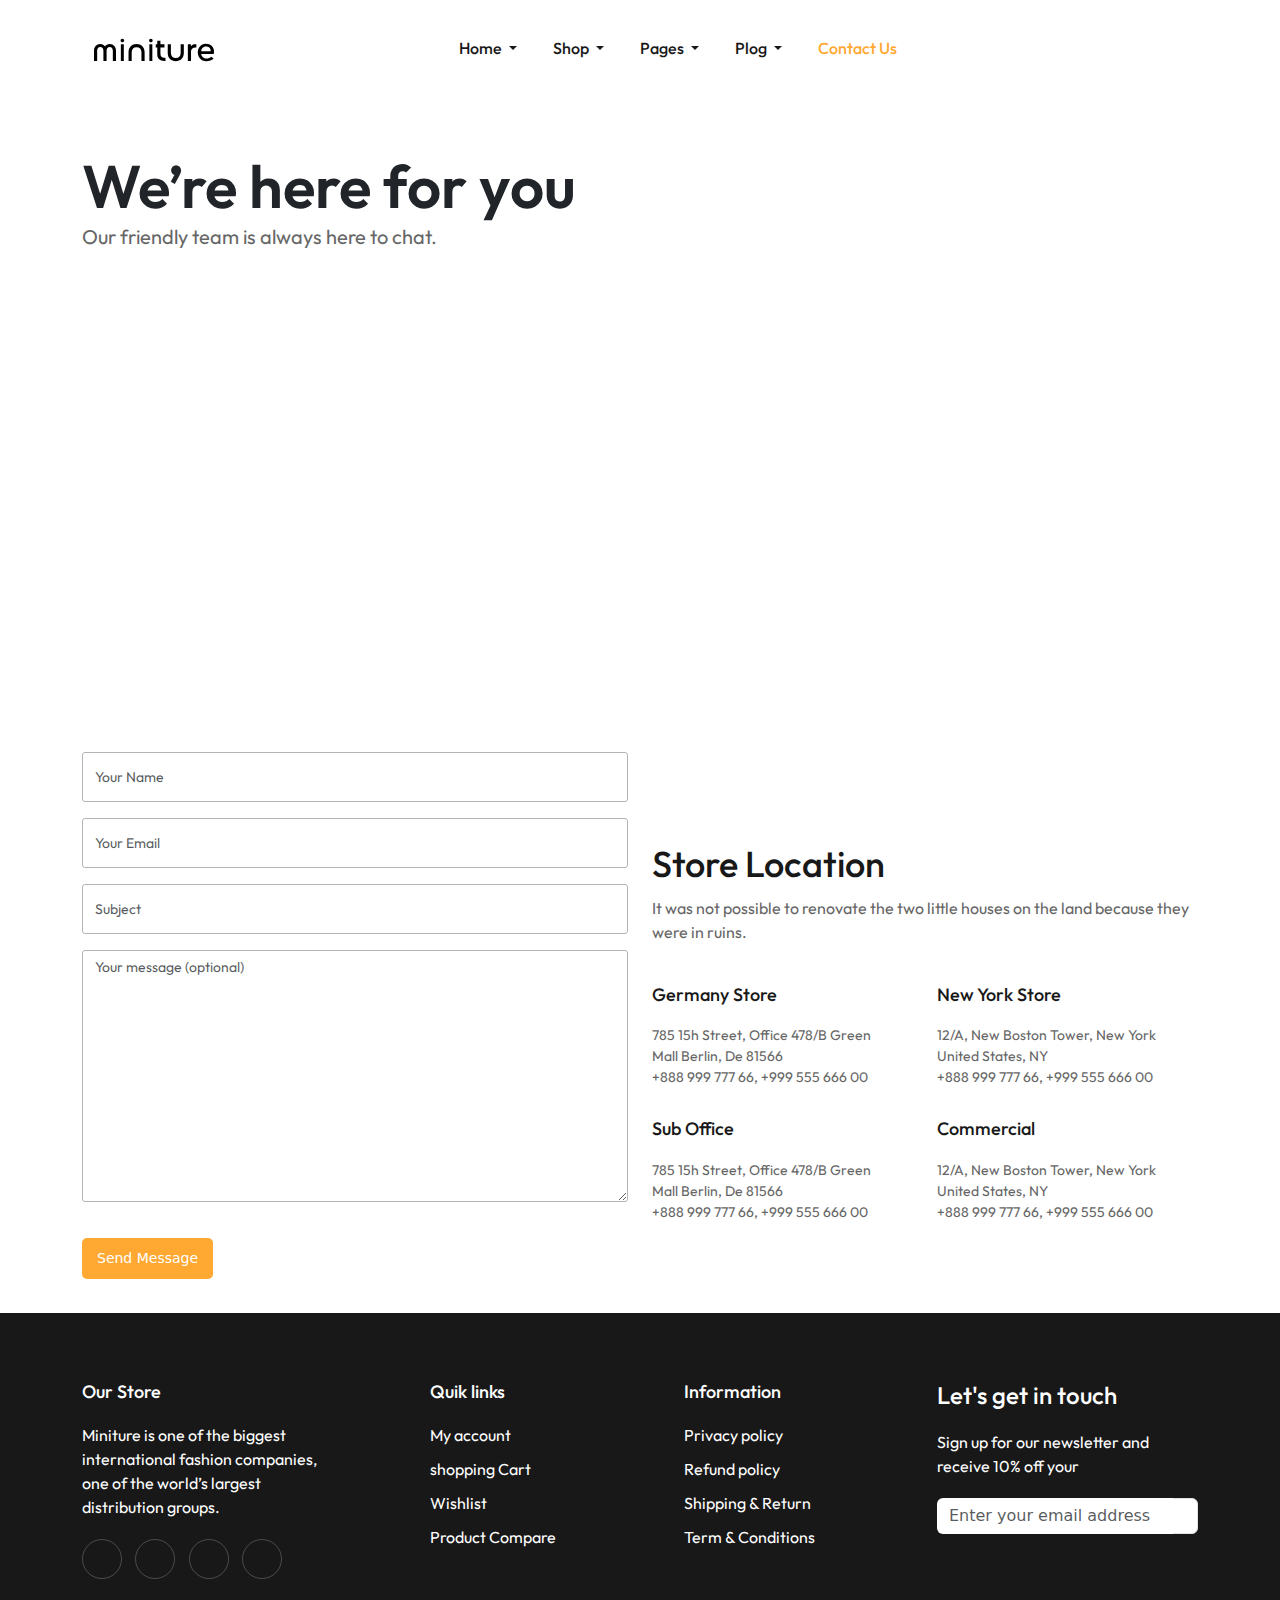
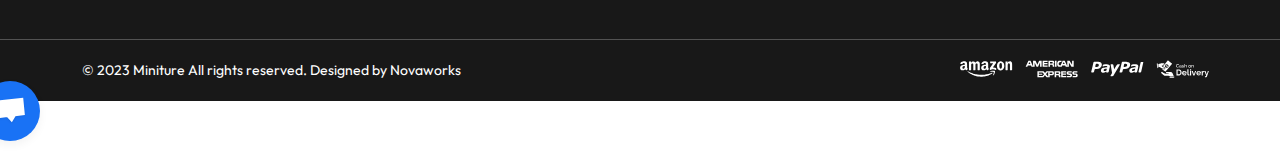
<file: contact_us.html>
<!DOCTYPE html>
<html lang="en">
  <head>
    <meta charset="UTF-8" />
    <meta name="viewport" content="width=device-width, initial-scale=1.0" />
    <title>Contact Us - Miniture</title>
    <!-- outfit fonts -->
    <link rel="preconnect" href="https://fonts.googleapis.com" />
    <link rel="preconnect" href="https://fonts.gstatic.com" crossorigin />
    <link
      href="https://fonts.googleapis.com/css2?family=Outfit:wght@100..900&display=swap"
      rel="stylesheet"
    />
    <!-- font awesome cdn -->
    <link
      rel="stylesheet"
      href="https://cdnjs.cloudflare.com/ajax/libs/font-awesome/6.5.1/css/all.min.css"
      integrity="sha512-DTOQO9RWCH3ppGqcWaEA1BIZOC6xxalwEsw9c2QQeAIftl+Vegovlnee1c9QX4TctnWMn13TZye+giMm8e2LwA=="
      crossorigin="anonymous"
      referrerpolicy="no-referrer"
    />
    <!-- bootstrap icons -->
    <link
      rel="stylesheet"
      href="assets/vendor/bootstrap-icons/bootstrap-icons.css"
    />
    <!-- bootstrap css -->
    <link rel="stylesheet" href="assets/vendor/bootstrap/bootstrap.min.css" />
    <!-- wow css link  -->
    <link rel="stylesheet" href="assets/vendor/wow/animate.min.css" />
    <!-- owl carousel css -->
    <link
      rel="stylesheet"
      href="assets/vendor/owl_carsousel/owl.carousel.min.css"
    />
    <link
      rel="stylesheet"
      href="assets/vendor/owl_carsousel/owl.theme.default.min.css"
    />
    <!-- main css  -->
    <link rel="stylesheet" href="assets/css/style.css" />
  </head>
  <body>
    <!-- start header -->
    <div class="header">
      <div class="container">
        <nav class="navbar navbar-expand-lg">
          <div class="container-fluid">
            <a class="navbar-brand" href="#"
              ><img src="assets/img/logo.svg" alt=""
            /></a>
            <button
              class="navbar-toggler"
              type="button"
              data-bs-toggle="collapse"
              data-bs-target="#navbarNavDropdown"
              aria-controls="navbarNavDropdown"
              aria-expanded="false"
              aria-label="Toggle navigation"
            >
              <span class="navbar-toggler-icon"></span>
            </button>
            <div class="collapse navbar-collapse" id="navbarNavDropdown">
              <ul class="navbar-nav">
                <li class="nav-item dropdown">
                  <a
                    class="nav-link dropdown-toggle"
                    href="index.html"
                    role="button"
                    data-bs-toggle="dropdown"
                    aria-expanded="false"
                  >
                    Home
                  </a>
                  <ul class="dropdown-menu">
                    <li>
                      <a class="dropdown-item" href="index.html"
                        >Home v1 - Modern Elegance</a
                      >
                    </li>
                    <li>
                      <a class="dropdown-item" href="index.html"
                        >Home v2 - Rustic Comfort</a
                      >
                    </li>
                    <li>
                      <a class="dropdown-item" href="index.html"
                        >Home v3 - Minimalist Chic</a
                      >
                    </li>
                    <li>
                      <a class="dropdown-item" href="index.html"
                        >Home v4 - Industrial Vibes</a
                      >
                    </li>
                    <li>
                      <a class="dropdown-item" href="index.html"
                        >Home v5 - Vintage Revival</a
                      >
                    </li>
                  </ul>
                </li>
                <li class="nav-item dropdown">
                  <a
                    class="nav-link dropdown-toggle"
                    href="#"
                    role="button"
                    data-bs-toggle="dropdown"
                    aria-expanded="false"
                  >
                    Shop
                  </a>
                </li>
                <li class="nav-item dropdown">
                  <a
                    class="nav-link dropdown-toggle"
                    href="pages.html"
                    role="button"
                    data-bs-toggle="dropdown"
                    aria-expanded="false"
                  >
                    Pages
                  </a>
                  <ul class="dropdown-menu">
                    <li>
                      <a class="dropdown-item" href="pages.html">About Us</a>
                    </li>
                    <li><a class="dropdown-item" href="pages.html">FAQs</a></li>
                    <li>
                      <a class="dropdown-item" href="pages.html"
                        >Order Tracking</a
                      >
                    </li>
                    <li>
                      <a class="dropdown-item" href="pages.html">404 Page</a>
                    </li>
                  </ul>
                </li>
                <li class="nav-item dropdown">
                  <a
                    class="nav-link dropdown-toggle"
                    href="#"
                    role="button"
                    data-bs-toggle="dropdown"
                    aria-expanded="false"
                  >
                    Plog
                  </a>
                </li>
                <li class="nav-item">
                  <a class="nav-link active" href="contact_us.html"
                    >Contact Us</a
                  >
                </li>
              </ul>
            </div>
            <div class="nav-icons">
              <i class="fa-regular fa-user"></i>
              <i class="fa-solid fa-magnifying-glass"></i>
              <i class="fa-regular fa-heart"></i>
              <i class="fa-regular fa-clipboard"></i>
            </div>
          </div>
        </nav>
      </div>
    </div>
    <!-- end header -->
    <!-- start pages home -->
    <div class="pages-contact p-70">
      <div class="container">
        <div class="row">
          <div
            class="heading animate__animated animate__fadeInUp"
            data-wow-duration="2s"
            data-wow-delay=".1s"
          >
            <h2>We’re here for you</h2>
            <p>Our friendly team is always here to chat.</p>
          </div>
          <div
            class="iframe-box animate__animated animate__fadeInUp"
            data-wow-duration="2s"
            data-wow-delay=".2s"
          >
            <iframe
              src="https://www.google.com/maps/embed?pb=!1m18!1m12!1m3!1d846575.5770694653!2d-119.07124969394428!3d34.01985761281574!2m3!1f0!2f0!3f0!3m2!1i1024!2i768!4f13.1!3m3!1m2!1s0x80c2c75ddc27da13%3A0xe22fdf6f254608f4!2sLos%20Angeles%2C%20CA%2C%20USA!5e0!3m2!1sen!2seg!4v1709300749963!5m2!1sen!2seg"
              style="border: 0"
              allowfullscreen=""
              loading="lazy"
              referrerpolicy="no-referrer-when-downgrade"
            ></iframe>
          </div>
        </div>
      </div>
    </div>
    <!-- end pages home -->

    <!--start location -->
    <div class="location">
      <div class="container">
        <div class="row first-row">
          <div class="col-lg-6 col-md-12 mb-4">
            <div class="form-box">
              <div class="input-group mb-3">
                <input
                  type="text"
                  name=""
                  id=""
                  placeholder="Your Name"
                  class="form-control"
                  required
                />
              </div>
              <div class="input-group mb-3">
                <input
                  type="email"
                  name=""
                  id=""
                  placeholder="Your Email"
                  class="form-control"
                  required
                />
              </div>
              <div class="input-group mb-3">
                <input
                  type="text"
                  name=""
                  id=""
                  placeholder="Subject"
                  class="form-control"
                  required
                />
              </div>
              <div class="input-group mb-3">
                <textarea
                  class="form-control border-0"
                  aria-label="With textarea"
                  placeholder="Your message (optional)"
                ></textarea>
              </div>
              <a href="" class="main-btn">Send Message</a>
            </div>
          </div>
          <div class="col-lg-6 col-md-12">
            <div class="store-content">
              <div class="store-h4-p">
                <h2 class="store-title">Store Location</h2>
                <p class="store-p">
                  It was not possible to renovate the two little houses on the
                  land because they were in ruins.
                </p>
              </div>
              <div class="row">
                <div class="col-lg-6 col-md-6">
                  <div class="details-box">
                    <h4>Germany Store</h4>
                    <p>
                      785 15h Street, Office 478/B Green<br />Mall Berlin, De
                      81566<br />+888 999 777 66, +999 555 666 00
                    </p>
                  </div>
                </div>
  
                <div class="col-lg-6 col-md-6">
                  <div class="details-box">
                    <h4>New York Store</h4>
                    <p>
                      12/A, New Boston Tower, New York<br />United States, NY<br />+888
                      999 777 66, +999 555 666 00
                    </p>
                  </div>
                </div>
  
                <div class="col-lg-6 col-md-6">
                  <div class="details-box">
                    <h4>Sub Office</h4>
                    <p>
                      785 15h Street, Office 478/B Green<br />Mall Berlin, De
                      81566<br />+888 999 777 66, +999 555 666 00
                    </p>
                  </div>
                </div>
  
                <div class="col-lg-6 col-md-6">
                  <div class="details-box">
                    <h4>Commercial</h4>
                    <p>
                      12/A, New Boston Tower, New York<br />United States, NY<br />+888
                      999 777 66, +999 555 666 00
                    </p>
                  </div>
                </div>
              </div>
            </div>
          </div>
        </div>
      </div>
    </div>
    <!--end location -->
     <!-- start footer -->
     <div class="footer">
      <div class="container pt-5 pb-3">
        <div class="row">
          <div class="col-lg-3 col-md-6 mb-4">
            <div class="OurStore">
              <h3>Our Store</h3>
              <p>
                Miniture is one of the biggest international fashion companies,
                one of the world’s largest distribution groups.
              </p>
              <div class="social">
                <i class="fa-brands fa-facebook-f"></i>
                <i class="fa-brands fa-x-twitter"></i>
                <i class="fa-brands fa-instagram"></i>
                <i class="fa-brands fa-pinterest-p"></i>
              </div>
            </div>
          </div>
          <div class="col-lg-2 col-md-6 mb-4">
            <div class="content">
              <h3>Quik links</h3>
              <ul>
                <li>My account</li>
                <li>shopping Cart</li>
                <li>Wishlist</li>
                <li>Product Compare</li>
              </ul>
            </div>
          </div>
          <div class="col-lg-2 col-md-6 mb-4">
            <div class="content">
              <h3>Information</h3>
              <ul>
                <li>Privacy policy</li>
                <li>Refund policy</li>
                <li>Shipping & Return</li>
                <li>Term & Conditions</li>
              </ul>
            </div>
          </div>
          <div class="col-lg-3 col-md-6 mb-4">
            <div class="touch">
              <h2>Let's get in touch</h2>
              <p>Sign up for our newsletter and receive 10% off your</p>
              <div class="input-group">
                <input
                  type="email"
                  class="form-control"
                  placeholder="Enter your email address"
                  aria-describedby="basic-addon1"
                />
                <span class="input-group-text" id="basic-addon2">
                  <i class="fa-solid fa-arrow-right"></i
                ></span>
              </div>
            </div>
          </div>
        </div>
      </div>
      <hr />
      <div class="container">
        <div class="row">
          <div class="copyRight">
            <p>© 2023 Miniture All rights reserved. Designed by Novaworks</p>
          </div>
          <div class="payment">
            <img src="assets/img/payment_icon.svg" alt="" />
          </div>
        </div>
      </div>
    </div>
    <!-- end footer -->
    <!-- start msg -->
    <div class="msg">
      <div class="msg-btn">
        <div class="msg-img"></div>
      </div>
    </div>
    <div class="msg-content">
      <div class="exit">
        <i class="fa-solid fa-xmark"></i>
      </div>
      <div class="msg-content-header">
        <div class="chat">
          <i class="fa-solid fa-comments"></i>
          <span>chat</span>
        </div>
        <div class="avatar">
          <img src="assets/img/download.jpeg" alt="" />
          <span>Dzung from Novaworks</span>
          <div class="icon">
            <i class="fa-solid fa-ellipsis-vertical"></i>
          </div>
        </div>
      </div>
      <div class="msg-content-body">
        <div class="NovaWorks">
          <img src="assets/img/novaworks.png" alt="" />
          <div class="NovaWorks-msg">
            <label for="">Novaworks</label>
            <p>How we can help with Novaworks?</p>
          </div>
        </div>
        <div class="clientmsg"></div>
      </div>
      <div class="msg-content-footer">
        <div
          class="input-content"
        >
          <input
            type="text"
            placeholder="Compose your message..."
            class="form-control input-text"
            value=""
            id="mainInput"
          />
          <div class="btn-send"><i class="fa-solid fa-paper-plane"></i></div>
        </div>

        <div class="icons">
          <div class="left-i">
            <img src="assets/img/smile.svg" alt="" />
            <img src="assets/img/paperclips.svg" alt="" />
            <img src="assets/img/sound.svg" alt="" />
          </div>
          <div class="right-i">
            <a
              href="https://crisp.chat/en/livechat/?ref=chatbox&domain=novaworks.net&name=Novaworks"
              ><img src="assets/img/cript.svg" alt=""
            /></a>
            <span>crisp</span>
          </div>
        </div>
      </div>
    </div>
    <!-- end msg -->

    <!-- jquery -->
    <script src="assets/vendor/jquery/jquery-3.7.1.min.js"></script>
    <!-- bootstrap js -->
    <script src="assets/vendor/bootstrap/bootstrap.bundle.min.js"></script>
    <!-- wow js link -->
    <script src="assets/vendor/wow/wow.min.js"></script>
    <!-- main js -->
    <script src="assets/js/main.js"></script>
  </body>
</html>
</file>
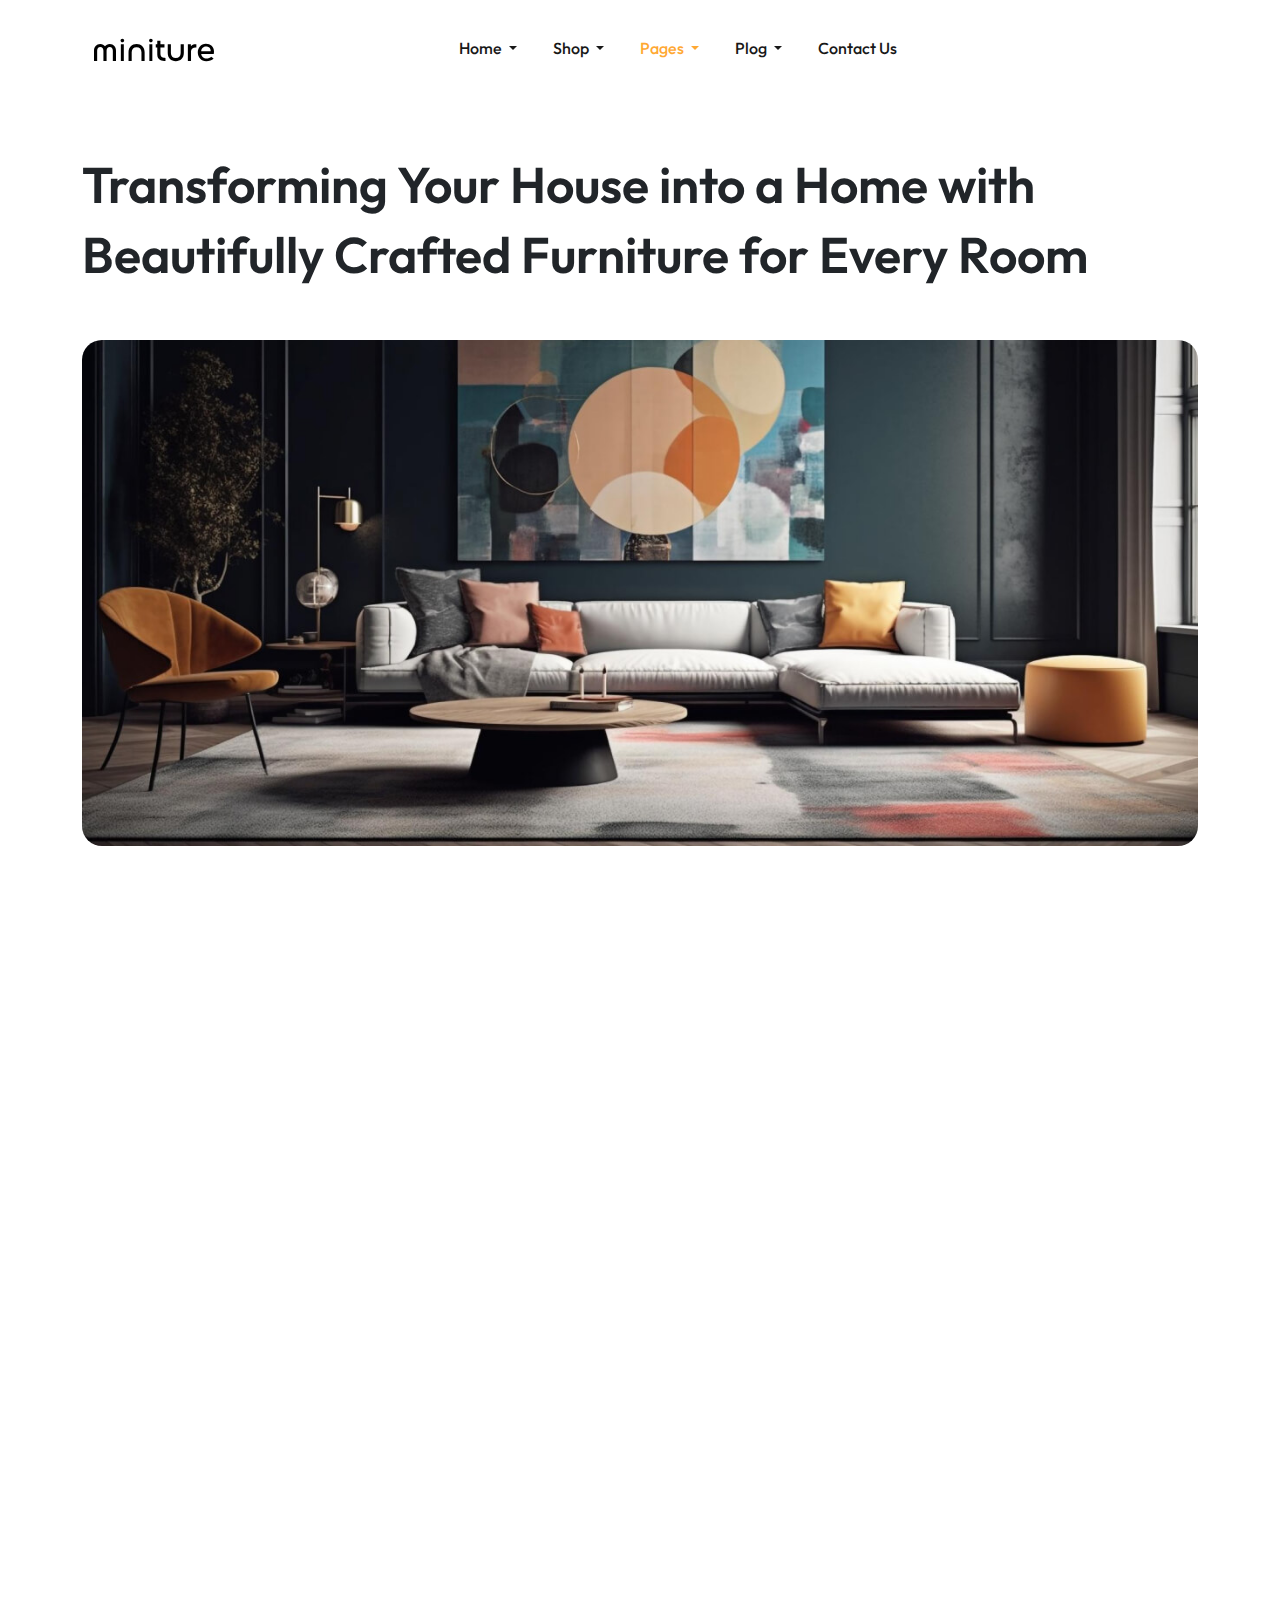
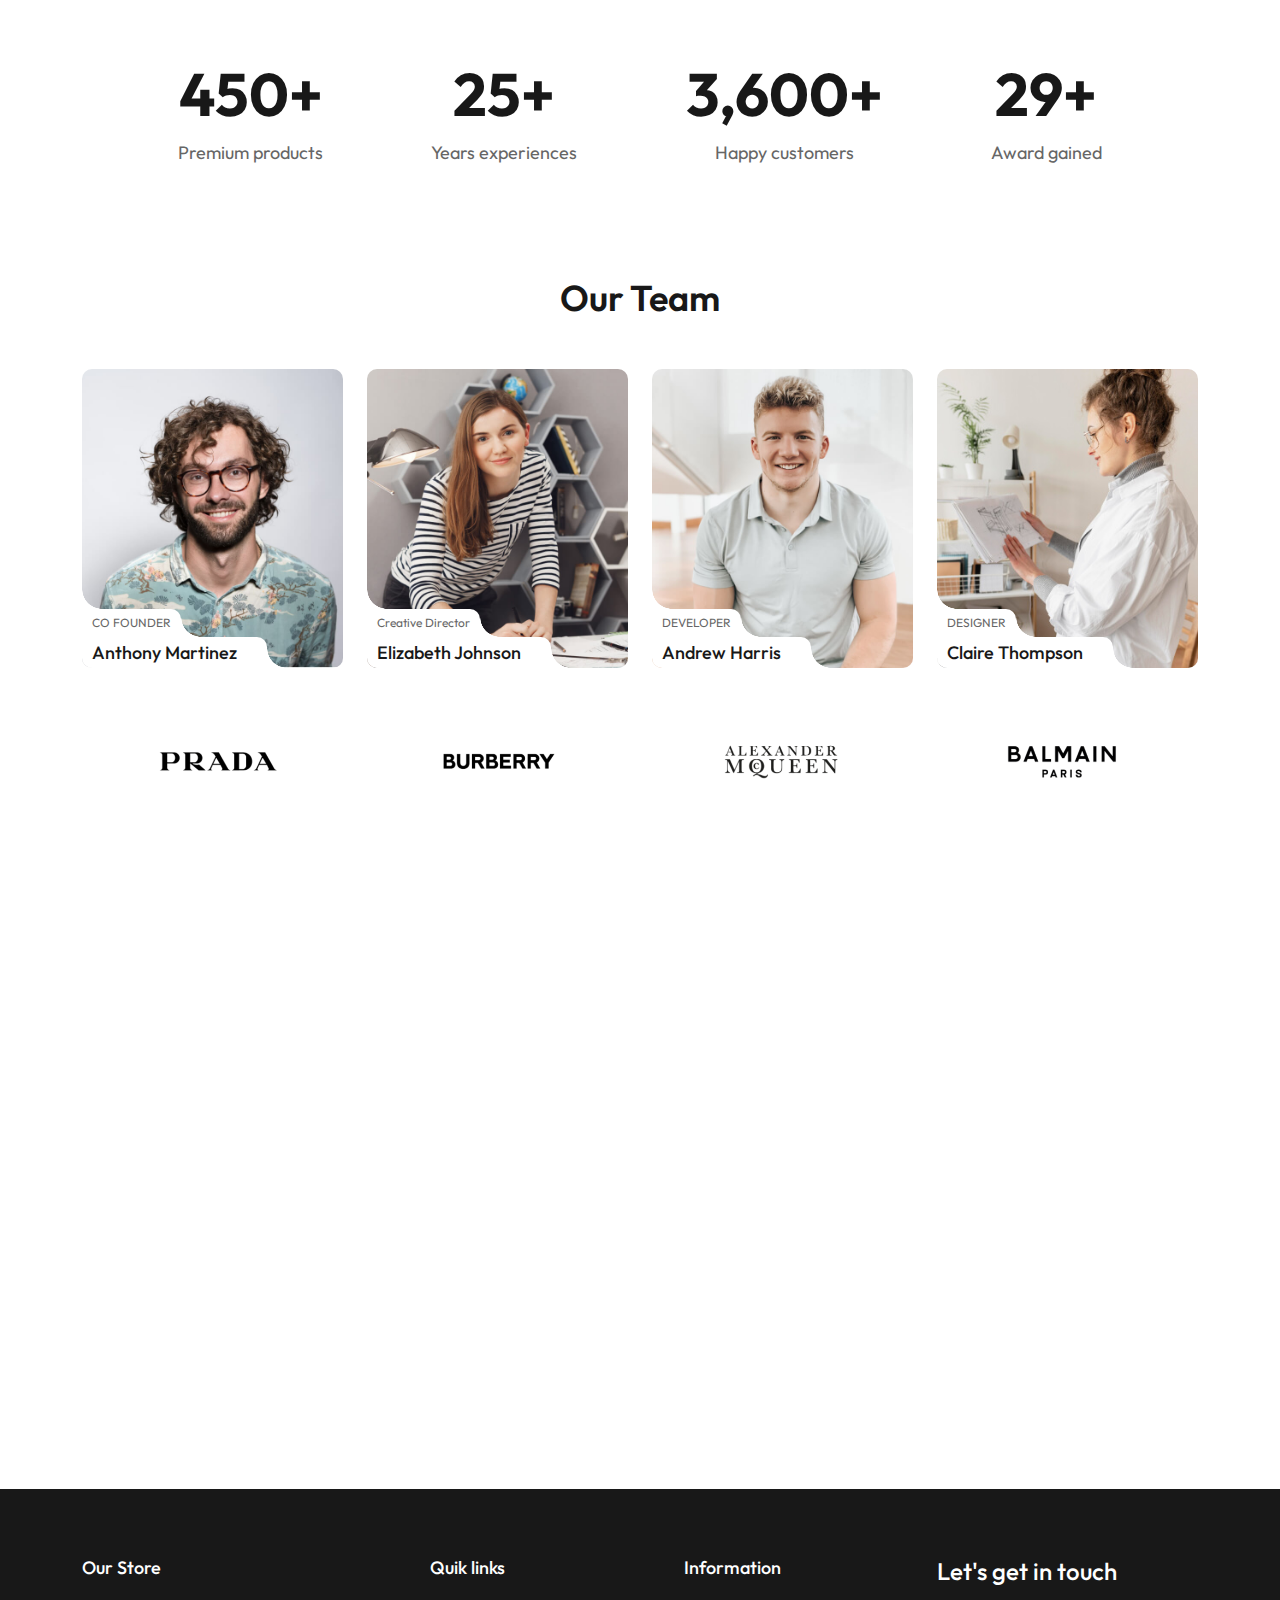
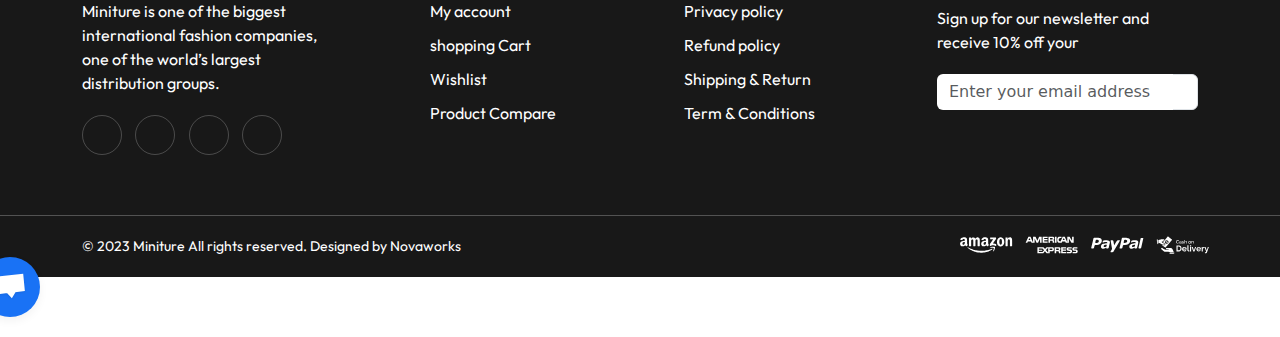
<file: pages.html>
<!DOCTYPE html>
<html lang="en">
  <head>
    <meta charset="UTF-8" />
    <meta name="viewport" content="width=device-width, initial-scale=1.0" />
    <title>About Us - Miniture</title>
    <!-- outfit fonts -->
    <link rel="preconnect" href="https://fonts.googleapis.com" />
    <link rel="preconnect" href="https://fonts.gstatic.com" crossorigin />
    <link
      href="https://fonts.googleapis.com/css2?family=Outfit:wght@100..900&display=swap"
      rel="stylesheet"
    />
    <!-- font awesome cdn -->
    <link
      rel="stylesheet"
      href="https://cdnjs.cloudflare.com/ajax/libs/font-awesome/6.5.1/css/all.min.css"
      integrity="sha512-DTOQO9RWCH3ppGqcWaEA1BIZOC6xxalwEsw9c2QQeAIftl+Vegovlnee1c9QX4TctnWMn13TZye+giMm8e2LwA=="
      crossorigin="anonymous"
      referrerpolicy="no-referrer"
    />
    <!-- bootstrap icons -->
    <link
      rel="stylesheet"
      href="assets/vendor/bootstrap-icons/bootstrap-icons.css"
    />
    <!-- bootstrap css -->
    <link rel="stylesheet" href="assets/vendor/bootstrap/bootstrap.min.css" />
    <!-- wow css link  -->
    <link rel="stylesheet" href="assets/vendor/wow/animate.min.css" />
    <!-- swiper css -->
    <link rel="stylesheet" href="assets/vendor/swiper/swiper-bundle.min.css" />

    <!-- main css  -->
    <link rel="stylesheet" href="assets/css/style.css" />
  </head>
  <body>
    <!-- start header -->
    <div class="header">
      <div class="container">
        <nav class="navbar navbar-expand-lg">
          <div class="container-fluid">
            <a class="navbar-brand" href="#"
              ><img src="assets/img/logo.svg" alt=""
            /></a>
            <button
              class="navbar-toggler"
              type="button"
              data-bs-toggle="collapse"
              data-bs-target="#navbarNavDropdown"
              aria-controls="navbarNavDropdown"
              aria-expanded="false"
              aria-label="Toggle navigation"
            >
              <span class="navbar-toggler-icon"></span>
            </button>
            <div class="collapse navbar-collapse" id="navbarNavDropdown">
              <ul class="navbar-nav">
                <li class="nav-item dropdown">
                  <a
                    class="nav-link dropdown-toggle"
                    href="index.html"
                    role="button"
                    data-bs-toggle="dropdown"
                    aria-expanded="false"
                  >
                    Home
                  </a>
                  <ul class="dropdown-menu">
                    <li>
                      <a class="dropdown-item" href="index.html"
                        >Home v1 - Modern Elegance</a
                      >
                    </li>
                    <li>
                      <a class="dropdown-item" href="index.html"
                        >Home v2 - Rustic Comfort</a
                      >
                    </li>
                    <li>
                      <a class="dropdown-item" href="index.html"
                        >Home v3 - Minimalist Chic</a
                      >
                    </li>
                    <li>
                      <a class="dropdown-item" href="index.html"
                        >Home v4 - Industrial Vibes</a
                      >
                    </li>
                    <li>
                      <a class="dropdown-item" href="index.html"
                        >Home v5 - Vintage Revival</a
                      >
                    </li>
                  </ul>
                </li>
                <li class="nav-item dropdown">
                  <a
                    class="nav-link dropdown-toggle"
                    href="#"
                    role="button"
                    data-bs-toggle="dropdown"
                    aria-expanded="false"
                  >
                    Shop
                  </a>
                </li>
                <li class="nav-item dropdown">
                  <a
                    class="nav-link dropdown-toggle active"
                    href="pages.html"
                    role="button"
                    data-bs-toggle="dropdown"
                    aria-expanded="false"
                  >
                    Pages
                  </a>
                  <ul class="dropdown-menu">
                    <li>
                      <a class="dropdown-item" href="pages.html">About Us</a>
                    </li>
                    <li><a class="dropdown-item" href="pages.html">FAQs</a></li>
                    <li>
                      <a class="dropdown-item" href="pages.html"
                        >Order Tracking</a
                      >
                    </li>
                    <li>
                      <a class="dropdown-item" href="pages.html">404 Page</a>
                    </li>
                  </ul>
                </li>
                <li class="nav-item dropdown">
                  <a
                    class="nav-link dropdown-toggle"
                    href="#"
                    role="button"
                    data-bs-toggle="dropdown"
                    aria-expanded="false"
                  >
                    Plog
                  </a>
                </li>
                <li class="nav-item">
                  <a class="nav-link" href="contact_us.html">Contact Us</a>
                </li>
              </ul>
            </div>
            <div class="nav-icons">
              <i class="fa-regular fa-user"></i>
              <i class="fa-solid fa-magnifying-glass"></i>
              <i class="fa-regular fa-heart"></i>
              <i class="fa-regular fa-clipboard"></i>
            </div>
          </div>
        </nav>
      </div>
    </div>
    <!-- end header -->

    <!-- start pages home -->
    <div class="pages-home p-70">
      <div class="container">
        <div class="row">
          <div>
            <h2>
              Transforming Your House into a Home with Beautifully Crafted
              Furniture for Every Room
            </h2>
          </div>
          <div class="pages-main-img">
            <img src="assets/img/ab-b_01.jpeg" alt="" />
          </div>
        </div>
      </div>
    </div>
    <!-- end pages home -->

    <!-- start articles -->
    <div class="articles">
      <div class="container">
        <div
          class="row animate__animated animate__fadeInUp"
          data-wow-duration="1.5s"
          data-wow-delay=".1s"
        >
          <div class="col-lg-4 col-md-4">
            <h3>Established in 2008</h3>
          </div>
          <div class="col-lg-7 col-md-7">
            <p>
              At Miniture, our journey began in 2008 with a vision to redefine
              how people perceive and experience furniture. Over the years, we
              have grown from a small, family-owned business into a leading
              provider of exquisite furniture, known for our dedication to
              quality, craftsmanship, and innovation.
            </p>
          </div>
        </div>
        <div
          class="row animate__animated animate__fadeInUp"
          data-wow-duration="1.5s"
          data-wow-delay=".2s"
        >
          <div class="col-lg-4 col-md-4">
            <h3>The Early Years</h3>
          </div>
          <div class="col-lg-7 col-md-7">
            <p>
              In the early years of our company, we started as a humble
              workshop, crafting furniture by hand with a commitment to
              excellence. Our founder, Dzung Nova, had a passion for woodworking
              and a deep appreciation for the artistry that goes into creating
              fine furniture. This dedication laid the foundation for our
              company's values and principles
            </p>
          </div>
        </div>
        <div
          class="row animate__animated animate__fadeInUp"
          data-wow-duration="1.5s"
          data-wow-delay=".3s"
        >
          <div class="col-lg-4 col-md-4">
            <h3>Growth and Expansion</h3>
          </div>
          <div class="col-lg-7 col-md-7">
            <p>
              As our reputation for quality craftsmanship and unique designs
              grew, so did our business. We expanded our operations to include a
              showroom where customers could experience our furniture firsthand.
              This expansion allowed us to connect with our customers on a more
              personal level and showcase the range of possibilities our
              furniture offered.
            </p>
          </div>
        </div>
        <div
          class="row animate__animated animate__fadeInUp"
          data-wow-duration="1.5s"
          data-wow-delay=".4s"
        >
          <div class="col-lg-4 col-md-4">
            <h3>Innovation and Customization</h3>
          </div>
          <div class="col-lg-7 col-md-7">
            <p>
              In the 2023, we took a significant leap by embracing technology
              and innovation in our design and manufacturing processes. This
              allowed us to offer a wider range of customization options to our
              customers. Whether it was choosing different finishes, fabrics, or
              custom dimensions, we wanted every piece to reflect the unique
              style and personality of its owner
            </p>
          </div>
        </div>
      </div>
    </div>
    <!-- end articles -->
    <!-- start rates -->
    <div class="rates">
      <div class="container">
        <div class="row">
          <div class="rate-container">
            <div class="rate">
              <span>450+</span>
              <p>Premium products</p>
            </div>
            <div class="rate">
              <span>25+</span>
              <p>Years experiences</p>
            </div>
            <div class="rate">
              <span>3,600+</span>
              <p>Happy customers</p>
            </div>
            <div class="rate">
              <span>29+</span>
              <p>Award gained</p>
            </div>
          </div>
        </div>
      </div>
    </div>
    <!-- end rates -->
    <!-- start our team -->
    <div class="our-team p-70">
      <div class="container">
        <div class="our-team-title">
          <h2>Our Team</h2>
        </div>
        <div class="row">
          <div class="col-lg-3 col-md-6 one">
            <div class="box">
              <img src="assets/img/ab_team_01.jpg" alt="" />
              <p>CO FOUNDER</p>
              <h4>Anthony Martinez</h4>
            </div>
          </div>
          <div class="col-lg-3 col-md-6 two">
            <div class="box">
              <img src="assets/img/ab_team_02.jpg" alt="" />
              <p>Creative Director</p>
              <h4>Elizabeth Johnson</h4>
            </div>
          </div>
          <div class="col-lg-3 col-md-6 three">
            <div class="box">
              <img src="assets/img/ab_team_03.jpg" alt="" />
              <p>DEVELOPER</p>
              <h4>Andrew Harris</h4>
            </div>
          </div>
          <div class="col-lg-3 col-md-6 four">
            <div class="box">
              <img src="assets/img/ab_team_04.jpg" alt="" />
              <p>DESIGNER</p>
              <h4>Claire Thompson</h4>
            </div>
          </div>
        </div>
      </div>
    </div>
    <!-- end our team -->
    <!-- start pages-slider -->
    
         <div class="pages-slider">
          <div class="container">
            <div class="swiper myPagesFirstSwiper">
              <div class="swiper-wrapper">
                <div class="swiper-slide">
                  <img src="assets/img/M1_logo_01.png" alt="" />
                </div>
                <div class="swiper-slide">
                  <img src="assets/img/M1_logo_02.png" alt="" />
                </div>
                <div class="swiper-slide">
                  <img src="assets/img/M1_logo_03.png" alt="" />
                </div>
                <div class="swiper-slide">
                  <img src="assets/img/M1_logo_04.png" alt="" />
                </div>
                <div class="swiper-slide">
                  <img src="assets/img/M1_logo_05.png" alt="" />
                </div>
              </div>
            </div> 
            <div class="swiper myPagesSecondSwiper">
              <div class="swiper-wrapper">
                <div class="swiper-slide">
                  <img src="assets/img/M1_logo_01.png" alt="" />
                </div>
                <div class="swiper-slide">
                  <img src="assets/img/M1_logo_02.png" alt="" />
                </div>
                <div class="swiper-slide">
                  <img src="assets/img/M1_logo_03.png" alt="" />
                </div>
                <div class="swiper-slide">
                  <img src="assets/img/M1_logo_04.png" alt="" />
                </div>
                <div class="swiper-slide">
                  <img src="assets/img/M1_logo_05.png" alt="" />
                </div>
              </div>
            </div>
          </div>
         </div>
      
        
    <!-- end pages-slider -->
     <!-- start instagram shop -->
     <div class="insta p-70">
      <div class="container">
        <div class="row">
          <div
            class="col-lg-4 col-md-12 left animate__animated animate__fadeInUp"
            data-wow-duration="2s"
          >
            <div class="text">
              <h2>Instagram Shop</h2>
              <p>
                Tag @miniture in your Instagram photos for a chance to be
                featured here.
              </p>
              <a href="" class="main-btn visitOurProducts"
                >Vist Our Instagram</a
              >
            </div>
          </div>
          <div
            class="col-lg-8 col-md-12 right animate__animated animate__fadeInUp"
            data-wow-duration="2s"
          >
            <div class="row">
              <div class="col-lg-4 col-md-4">
                <div class="col-lg-12">
                  <div class="image">
                    <a href="assets/img/m_ins_01.jpg" class="glightbox">
                      <img src="assets/img/m_ins_01.jpg" alt="" />
                    </a>
                    <div class="instaIcon">
                      <i class="fa-brands fa-instagram"></i>
                    </div>
                  </div>
                </div>
                <div class="col-lg-12">
                  <div class="image">
                    <a href="assets/img/m_ins_04.jpg" class="glightbox">
                      <img src="assets/img/m_ins_04.jpg" alt="" />
                    </a>
                    <div class="instaIcon">
                      <i class="fa-brands fa-instagram"></i>
                    </div>
                  </div>
                </div>
              </div>
              <div class="col-lg-4 col-md-4">
                <div class="col-lg-12">
                  <div class="image">
                    <a href="assets/img/m_ins_02.jpg" class="glightbox">
                      <img src="assets/img/m_ins_02.jpg" alt="" />
                    </a>
                    <div class="instaIcon">
                      <i class="fa-brands fa-instagram"></i>
                    </div>
                  </div>
                </div>
                <div class="col-lg-12">
                  <div class="image">
                    <a href="assets/img/m_ins_05.jpg">
                      <img src="assets/img/m_ins_05.jpg" alt="" />
                    </a>
                    <div class="instaIcon">
                      <i class="fa-brands fa-instagram"></i>
                    </div>
                  </div>
                </div>
              </div>
              <div class="col-lg-4 col-md-4">
                <div class="col-lg-12">
                  <div class="image">
                    <a href="assets/img/m_ins_03.jpg" class="glightbox">
                      <img src="assets/img/m_ins_03.jpg" alt="" />
                    </a>
                    <div class="instaIcon">
                      <i class="fa-brands fa-instagram"></i>
                    </div>
                  </div>
                </div>
                <div class="col-lg-12">
                  <div class="image">
                    <a href="assets/img/m_ins_06.jpg" class="glightbox">
                      <img src="assets/img/m_ins_06.jpg" alt="" />
                    </a>
                    <div class="instaIcon">
                      <i class="fa-brands fa-instagram"></i>
                    </div>
                  </div>
                </div>
              </div>
            </div>
          </div>
          <div
            class="col-md-12 displayOnSmall animate__animated animate__fadeInUp"
            data-wow-duration="2s"
          >
            <div class="row">
              <div class="col-lg-12">
                <div class="image">
                  <img src="assets/img/m_ins_01.jpg" alt="" />
                  <div class="instaIcon">
                    <i class="fa-brands fa-instagram"></i>
                  </div>
                </div>
              </div>
              <div class="col-lg-12">
                <div class="image">
                  <img src="assets/img/m_ins_02.jpg" alt="" />
                  <div class="instaIcon">
                    <i class="fa-brands fa-instagram"></i>
                  </div>
                </div>
              </div>
              <div class="col-lg-12">
                <div class="image">
                  <img src="assets/img/m_ins_03.jpg" alt="" />
                  <div class="instaIcon">
                    <i class="fa-brands fa-instagram"></i>
                  </div>
                </div>
              </div>
              <div class="col-lg-12">
                <div class="image">
                  <img src="assets/img/m_ins_04.jpg" alt="" />
                  <div class="instaIcon">
                    <i class="fa-brands fa-instagram"></i>
                  </div>
                </div>
              </div>
              <div class="col-lg-12">
                <div class="image">
                  <img src="assets/img/m_ins_05.jpg" alt="" />
                  <div class="instaIcon">
                    <i class="fa-brands fa-instagram"></i>
                  </div>
                </div>
              </div>
              <div class="col-lg-12">
                <div class="image">
                  <img src="assets/img/m_ins_06.jpg" alt="" />
                  <div class="instaIcon">
                    <i class="fa-brands fa-instagram"></i>
                  </div>
                </div>
              </div>
            </div>
          </div>
        </div>
      </div>
    </div>
    <!-- end instagram shop -->
    <!-- start footer -->
    <div class="footer">
      <div class="container pt-5 pb-3">
        <div class="row">
          <div class="col-lg-3 col-md-6 mb-4">
            <div class="OurStore">
              <h3>Our Store</h3>
              <p>
                Miniture is one of the biggest international fashion companies,
                one of the world’s largest distribution groups.
              </p>
              <div class="social">
                <i class="fa-brands fa-facebook-f"></i>
                <i class="fa-brands fa-x-twitter"></i>
                <i class="fa-brands fa-instagram"></i>
                <i class="fa-brands fa-pinterest-p"></i>
              </div>
            </div>
          </div>
          <div class="col-lg-2 col-md-6 mb-4">
            <div class="content">
              <h3>Quik links</h3>
              <ul>
                <li>My account</li>
                <li>shopping Cart</li>
                <li>Wishlist</li>
                <li>Product Compare</li>
              </ul>
            </div>
          </div>
          <div class="col-lg-2 col-md-6 mb-4">
            <div class="content">
              <h3>Information</h3>
              <ul>
                <li>Privacy policy</li>
                <li>Refund policy</li>
                <li>Shipping & Return</li>
                <li>Term & Conditions</li>
              </ul>
            </div>
          </div>
          <div class="col-lg-3 col-md-6 mb-4">
            <div class="touch">
              <h2>Let's get in touch</h2>
              <p>Sign up for our newsletter and receive 10% off your</p>
              <div class="input-group">
                <input
                  type="email"
                  class="form-control"
                  placeholder="Enter your email address"
                  aria-describedby="basic-addon1"
                />
                <span class="input-group-text" id="basic-addon2">
                  <i class="fa-solid fa-arrow-right"></i
                ></span>
              </div>
            </div>
          </div>
        </div>
      </div>
      <hr />
      <div class="container">
        <div class="row">
          <div class="copyRight">
            <p>© 2023 Miniture All rights reserved. Designed by Novaworks</p>
          </div>
          <div class="payment">
            <img src="assets/img/payment_icon.svg" alt="" />
          </div>
        </div>
      </div>
    </div>
    <!-- end footer -->
    <!-- start msg -->
    <div class="msg">
      <div class="msg-btn">
        <div class="msg-img"></div>
      </div>
    </div>
    <div class="msg-content">
      <div class="exit">
        <i class="fa-solid fa-xmark"></i>
      </div>
      <div class="msg-content-header">
        <div class="chat">
          <i class="fa-solid fa-comments"></i>
          <span>chat</span>
        </div>
        <div class="avatar">
          <img src="assets/img/download.jpeg" alt="" />
          <span>Dzung from Novaworks</span>
          <div class="icon">
            <i class="fa-solid fa-ellipsis-vertical"></i>
          </div>
        </div>
      </div>
      <div class="msg-content-body">
        <div class="NovaWorks">
          <img src="assets/img/novaworks.png" alt="" />
          <div class="NovaWorks-msg">
            <label for="">Novaworks</label>
            <p>How we can help with Novaworks?</p>
          </div>
        </div>
        <div class="clientmsg"></div>
      </div>
      <div class="msg-content-footer">
        <div
          class="input-content"
        >
          <input
            type="text"
            placeholder="Compose your message..."
            class="form-control input-text"
            value=""
             
          />
          <div class="btn-send"><i class="fa-solid fa-paper-plane"></i></div>
        </div>

        <div class="icons">
          <div class="left-i">
            <img src="assets/img/smile.svg" alt="" />
            <img src="assets/img/paperclips.svg" alt="" />
            <img src="assets/img/sound.svg" alt="" />
          </div>
          <div class="right-i">
            <a
              href="https://crisp.chat/en/livechat/?ref=chatbox&domain=novaworks.net&name=Novaworks"
              ><img src="assets/img/cript.svg" alt=""
            /></a>
            <span>crisp</span>
          </div>
        </div>
      </div>
    </div>
    <!-- end msg -->
    <!-- jquery -->
    <script src="assets/vendor/jquery/jquery-3.7.1.min.js"></script>
    <!-- bootstrap js -->
    <script src="assets/vendor/bootstrap/bootstrap.bundle.min.js"></script>
    <!-- wow js link -->
    <script src="assets/vendor/wow/wow.min.js"></script>
    <!-- swiper -->
    <script src="assets/vendor/swiper/swiper-bundle.min.js"></script>
    <!-- main js -->
    <script src="assets/js/main.js"></script>
  </body>
</html>
</file>
<file: assets/css/style.css>
/* start global variables*/
body {
  margin: 0;
  padding: 0;
  box-sizing: border-box;
  scroll-behavior: smooth;
}
img {
  width: 100%;
}
:root {
  --main-heading-color: #181818;
  --secondary-text-color: #666666;
  --main-font: "Outfit", sans-serif;
  --secondary-font: "Outfit", serif;
  --main-button-bg: #ffa832;
  --secondary-button-bg: #222222;
  --border-color: #ececec;
  --main-transition: all 0.3s;
}
ul {
  list-style: none;
}
a {
  text-decoration: none;
}
h1,
h2,
h3,
h4,
h5,
h6,
p,
span,
a {
  padding: 0;
  margin: 0;
}
.p-70 {
  padding: 70px 0;
}
.main-btn {
  background-color: var(--main-button-bg);
  padding: 15px 40px;
  border-radius: 50px;
  color: #fff;
  font-size: 20px;
  font-weight: 500;
  transition: var(--main-transition);
}
.main-btn i {
  font-size: 28px;
}
.main-btn:hover {
  background-color: var(--secondary-button-bg);
}
.msg-btn {
  width: 60px;
  height: 60px;
  border-radius: 50%;
  background-color: #1972f5 !important;
  z-index: 33;
  bottom: 20px;
  right: 20px;
  /* transform: translateX(100px); */
  display: flex;
  justify-content: center;
  align-items: center;
  box-shadow: 0 4px 10px 0 rgba(0, 0, 0, 0.05) !important;
  transition: all 1s;
  position: relative;
}
.msg-btn .msg-img,
.msg-img2 {
  width: 33px;
  height: 28px;
  background-image: url(../img/msg.svg);
  background-repeat: no-repeat;
  background-size: cover;
  background-position: center;
  transition: 0.15s ease-out !important;
}
.msg-img2 {
  width: 20px !important;
  height: 20px !important;
  background-image: url(../img/x.svg) !important;
}
.msg-content {
  width: 320px;
  height: 420px;
  position: absolute;
  background-color: #fff;
  bottom: 90px;
  right: 20px;
  border-radius: 10px;
  position: fixed;
  z-index: 33;
  overflow: hidden;
  display: none;
  box-shadow: 0 6px 6px 0 rgba(0, 0, 0, 0.02), 0 8px 24px 0 rgba(0, 0, 0, 0.12) !important;
}
.exit {
  position: absolute;
  right: 20px;
  top: 20px;
  z-index: 1001;
  display: none;
}
.exit i {
  font-size: 20px;
  color: #fff;
}
.msg-content2 {
  display: block;
}
.msg-content-header {
  width: 100%;
  height: 100px;
  background-color: #1972f5;
  display: flex;
  justify-content: center;
  align-items: center;
  flex-direction: column;
  position: relative;
}
.msg-content-header::after {
  width: 100%;
  height: 100%;
  left: 0;
  top: 0;
  position: absolute;
  content: "";
  background-image: url(../img/autumn.svg);
  background-size: 60px !important;
  opacity: 0.075 !important;
}
.msg-content-header .chat {
  background-color: #0056d7;
  z-index: 1;
  padding: 3px 22px;
  border-radius: 20px;
  cursor: pointer;
}
.msg-content-header .chat i {
  margin-right: 5px;
  color: #fff;
}
.msg-content-header .chat span {
  color: #fff;
  font-weight: bold;
}
.msg-content-header .avatar {
  display: flex;
  align-items: center;
  justify-content: center;
  width: 70%;
  padding: 10px 0;
}
.msg-content-header .avatar img {
  width: 30px;
  height: 30px;
  border-radius: 50%;
  margin-right: 10px;
}
.msg-content-header .avatar span {
  color: #fff;
  font-weight: 600;
  font-size: 13px;
  margin-right: 20px;
}
.msg-content-header .avatar .icon {
  background-color: #0056d74c;
  border-radius: 5px;
}
.msg-content-header .avatar i {
  color: #fff;
  padding: 4px 10px;
  font-size: 14px;
  cursor: pointer !important;
}
.msg-content-body {
  width: 100%;
  height: calc(100% - (100px + 100px));
  padding: 15px;
  overflow-y: scroll;
}
.msg-content-body .NovaWorks {
  width: 100%;
  display: flex;
  justify-content: start;
  align-items: center;
}
.msg-content-body .NovaWorks img {
  width: 30px;
  height: 30px;
  border-radius: 50%;
  margin-right: 10px;
}
.msg-content-body .NovaWorks .NovaWorks-msg label {
  font-size: 14px !important;
  color: #92a9c1 !important;
}
.msg-content-body .NovaWorks .NovaWorks-msg p {
  font-size: 12px !important;
  padding: 4px 12px;
  background-color: #1972f5;
  border-radius: 6px;
  color: #fff;
}

.msg-content-body .clientmsg {
  width: 100%;
  margin-top: 10px;
  display: flex;
  align-items: end;
  flex-direction: column;
}
.msg-content-body .clientmsg p {
  font-size: 12px !important;
  padding: 4px 12px;
  background: #f0f2f5 !important;
  color: #1c293b !important;
  border-radius: 6px;
  width: fit-content;
  margin-bottom: 5px;
  z-index: -1;
}
.msg-content-footer {
  height: 100px;
  width: 100%;
  display: flex;
  flex-direction: column;
  align-items: center;
  justify-content: center;
  padding: 15px;
  background-color: #fff;
  overflow: hidden;
}
.msg-content-footer .input-content {
  display: flex;
  align-items: center;
  justify-content: space-between;
  width: 100%;
  margin-bottom: 10px;
}
.msg-content-footer .input-content .btn-send,
.btn-send2 {
  background-color: #1972f5;
  width: 35px;
  height: 30px;
  border-radius: 8px;
  display: flex;
  align-items: center;
  justify-content: center;
  display: none;
  transition: all 2s !important;
}
.msg-content-footer .input-content .btn-send2 {
  display: flex;
}
.msg-content-footer .input-content i {
  color: #fff;
  font-size: 14px;
}
.msg-content-footer input {
  border: none;
  padding: 0;
  z-index: 4;
}
.msg-content-footer input:focus {
  box-shadow: none;
}
.msg-content-footer .icons {
  display: flex;
  justify-content: space-between;
  align-items: center;
  width: 100%;
}
.msg-content-footer img {
  width: 16px;
  height: 16px;
}

@media (max-width: 991px) {
  .msg-content {
    height: 60vh;
    width: 400px;
  }
}
@media (max-width: 767px) {
  .msg-content {
    height: 100%;
    width: 100%;
    right: 0;
    bottom: 0;
    z-index: 1000;
  }
  .exit {
    display: block;
  }
  /* .msg-img2{
    display: none;
  } */
}
/* .............................end global variables.......................... */
/* .............................start header.................................. */
.header {
  background-color: #fff;
  width: 100%;
  padding: 20px 0;
  z-index: 1000;
  position: fixed;
}
.header2 {
  box-shadow: 0 5px 10px #ececec81;
}
.collapse {
  justify-content: center;
}
.navbar-toggler{
  border: none;
}
.navbar-toggler:focus{
   box-shadow: none;
}
.header .nav-item {
  padding: 0 10px;
}
.header ul .nav-link {
  font-size: 16px;
  font-weight: 500;
  color: var(--main-heading-color);
  transition: var(--main-transition);
}
.header .active {
  color: var(--main-button-bg) !important;
}
.header .nav-icons i {
  margin-left: 15px;
  cursor: pointer;
  font-size: 16px;
  transition: var(--main-transition);
  color: var(--main-heading-color);
}
.header .nav-icons i:hover,
.header ul .nav-link:hover {
  color: var(--main-button-bg);
}
.header .dropdown-menu .dropdown-item {
  font-size: 14px;
  font-weight: 500;
  color: var(--main-heading-color);
  transition: var(--main-transition);
  background-color: transparent;
  margin-bottom: 5px;
}
.header .dropdown-menu .dropdown-item:hover {
  color: var(--main-button-bg);
}
/* .............................end header.................................. */
/* .............................start home.................................. */
.home .container {
  position: relative;
  height: 55vh;
}
.home .text {
  position: absolute;
  bottom: 0;
  left: 0;
}
.home .text div {
  display: flex;
  align-items: center;
}
.home .text h2,
a {
  display: inline;
}
.home .text a:first-child {
  margin-right: 20px;
}
.home .text a:last-child {
  margin-left: 20px;
}
.home h2 {
  font-size: 50px;
  font-family: var(--main-font);
  color: var(--main-heading-color);
  font-weight: bold;
}
@media (max-width: 991px) {
  .home .container {
    height: 30vh;
  }
  .home h2 {
    font-size: 42px;
  }
}
@media (max-width: 767px) {
  .home .container {
    display: none;
  }
}
/* ...........................end home............................ */
/* ...........................start slider............................ */

.slider {
  margin-bottom: 20px;
}
.slider .carousel-item {
  border-radius: 30px;
  overflow: hidden;
}
.carousel-control-next,
.carousel-control-prev {
  font-size: 30px;
}
.carousel-control-next i:hover,
.carousel-control-prev i:hover {
  color: var(--main-button-bg);
}
@media (max-width: 767px) {
  .slider .carousel {
    position: relative;
    margin-top: 60px;
  }
}
/* ...........................end slider............................ */

/* ...........................start furniture types...................... */
.furniture-types {
  overflow: hidden;
}

.furniture-types .image {
  position: relative;
  border-radius: 15px;
  overflow: hidden;
}
.furniture-types .image img {
  transition: all 1.5s;
}
.furniture-types .image:hover img {
  transform: scale(1.1);
}
.furniture-types .image span {
  position: absolute;
  bottom: 0;
  left: 0;
  background-color: white;
  color: var(--main-heading-color);
  padding: 10px 30px;
  font-family: var(--main-font);
  font-size: 16px;
  border-top-right-radius: 15px;
}
.furniture-types .image span::after {
  position: absolute;
  content: "";
  width: 20px;
  height: 20px;
  bottom: 0;
  right: -20px;
  background-image: url(../img/download.svg);
}
.furniture-types .image span::before {
  position: absolute;
  content: "";
  width: 20px;
  height: 20px;
  top: -20px;
  left: 0;
  background-image: url(../img/download.svg);
}
@media (max-width: 767px) {
  .furniture-types .row .col-lg-4:first-of-type {
    margin-top: 25px;
  }
  .furniture-types .last-row .col-md-12:last-of-type {
    margin-top: 0 !important;
  }
  .furniture-types .image {
    margin-bottom: 20px;
  }
}
/* ...........................end furniture types.......................... */
/* ...........................start furniture products.......................... */
.furniture-products .main-title {
  display: flex;
  align-items: center;
  justify-content: center;
  padding: 30px 0 20px;
}
.furniture-products .main-title h1 {
  color: var(--secondary-text-color);
  font-family: var(--secondary-font);
  font-size: 36px;
  margin-right: 15px;
}
.furniture-products .main-title .dropdown {
  position: relative;
}
.furniture-products .main-title .dropdown::after {
  position: absolute;
  content: "";
  width: calc(100% - 24px);
  left: 12px;
  bottom: 0;
  background-color: var(--main-button-bg);
  height: 1.5px;
}
.furniture-products .main-title .dropdown .btn {
  color: #000;
  font-family: var(--secondary-font);
  font-size: 30px;
  font-weight: 500;
}
.furniture-products .main-title .dropdown ul {
  text-align: center;
}
.furniture-products .main-title .dropdown ul a {
  font-family: var(--secondary-font);
  font-size: 26px !important;
  font-weight: 500;
  color: var(--secondary-text-color);
}
.furniture-products .main-title .dropdown .btn:focus {
  border: none;
}
.furniture-products .main-title .dropdown .active {
  background-color: transparent;
  color: #000;
}
.furniture-products .container {
  padding-top: 60px;
}
.furniture-products .box {
  margin-bottom: 20px;
}
.furniture-products .box .image {
  border-radius: 10px;
  margin-bottom: 20px;
  overflow: hidden;
  position: relative;
  width: 100%;
  height: 250px;
}
.furniture-products .box .image img {
  position: absolute;
  height: 100%;
  transition: ease 0.5s !important;
  cursor: pointer;
}
.furniture-products .box .image .first-img {
  z-index: 2;
}
.furniture-products .box .image:hover .first-img {
  opacity: 0;
}
.furniture-products .box .image .product-icons {
  position: absolute;
  display: flex;
  flex-direction: column;
  right: 20px;
  top: 60px;
  row-gap: 10px;
  transition: all 1s;
  z-index: 22;
  opacity: 0;
}
.furniture-products .box .image:hover .product-icons {
  transform: translate3d(0, -40px, 0);
  opacity: 1;
}
.furniture-products .box .image i {
  font-size: 14px;
  width: 40px;
  height: 40px;
  display: flex;
  align-items: center;
  justify-content: center;
  border-radius: 50%;
  font-weight: bold;
  cursor: pointer;
  transition: var(--main-transition);
}
.furniture-products .box .image .product-icons i {
  background-color: white;
  color: #000;
}
.furniture-products .box .image .add-to-cart {
  position: absolute;
  right: 0px;
  bottom: -60px;
  padding: 10px;
  z-index: 22;
  background-color: white;
  transition: all 0.5s;
  border-top-left-radius: 20px;
}
.furniture-products .box .image:hover .add-to-cart {
  transform: translateY(-60px);
}
.furniture-products .box .image .add-to-cart::before,
.furniture-products .box .image .add-to-cart::after {
  position: absolute;
  content: "";
  width: 20px;
  height: 20px;
  background-image: url(../img/download.svg);
  background-size: cover;
  transform: rotateY(180deg);
}
.furniture-products .box .image .add-to-cart::before {
  right: 0;
  top: -20px;
}
.furniture-products .box .image .add-to-cart::after {
  bottom: 0;
  left: -20px;
}
.furniture-products .box .image .add-to-cart i {
  color: white;
  background-color: #000;
}
.furniture-products .box .image i:hover {
  background-color: var(--main-button-bg);
  color: white;
}
.furniture-products .box a {
  display: block;
  color: var(--main-heading-color);
  font-family: var(--main-font);
  margin-bottom: 5px;
  font-size: 16px;
  transition: var(--main-transition);
}
.furniture-products .box a:hover {
  color: var(--main-button-bg);
}
.furniture-products .box span {
  color: #181818cc;
  font-size: 14px;
  font-family: var(--main-font);
}
.furniture-products .box del {
  color: #18181856;
  font-size: 14px;
  font-family: var(--main-font);
}
.furniture-products .sale .image::after {
  position: absolute;
  content: "SALE!";
  padding: 5px 15px;
  background-color: var(--main-button-bg);
  z-index: 22;
  border-radius: 20px;
  font-size: 10px;
  font-weight: 500;
  color: #fff;
  top: 20px;
  left: 20px;
}
.furniture-products .outOfStack .image::after {
  position: absolute;
  content: "OUT OF STOCK";
  padding: 5px 10px;
  z-index: 22;
  font-size: 12px;
  font-weight: 500;
  color: #fff;
  background-color: #000;
  top: 50%;
  left: 50%;
  transform: translate(-50%, -50%);
}
@media (max-width: 991px) {
  .furniture-products .box .image {
    height: 340px;
  }
}
@media (max-width: 767px) {
  .furniture-products .main-title h1 {
    display: none;
  }
  .furniture-products .box .image {
    height: 400px;
  }
}

/* ...........................end furniture products.......................... */
/* ...........................start top deal.......................... */
.shopAllProducts {
  background-color: transparent;
  color: #000;
  border: 1px solid #0000001f;
  font-size: 18px;
  padding: 15px 30px;
}
.shopAllProducts:hover {
  background-color: var(--main-button-bg);
  color: #fff;
  border: none;
}
.top-deal .container .row {
  margin-top: 70px;
  /* min-height: 120vh; */
  overflow: hidden;
}
.top-deal .left-side {
  height: 100%;
  width: 100%;
  background-image: url(../img/m1_b3.jpg);
  background-size: cover;
  background-position: center;
  border-radius: 20px;
  position: relative;
}
.top-deal .left-side .play-video {
  position: absolute;
  top: 50%;
  left: 50%;
  transform: translate(-50%, -50%);
  width: 70px;
  height: 70px;
  border-radius: 50%;
  overflow: hidden;
}
.top-deal .left-side .play-video a {
  width: 100%;
  height: 100%;
  display: flex;
  align-items: center;
  justify-content: center;
  color: var(--main-heading-color);
  font-size: 30px;
  background-color: #fff;
  transition: var(--main-transition);
}
.top-deal .left-side .play-video:hover a {
  color: #fff;
  background-color: #000;
}
.top-deal .left-side .top-deal-p,
.top-deal .left-side .top-deal-h3 {
  position: absolute;
  padding: 20px 40px 20px 0px;
  background-color: #fff;
  left: 0;
  border-top-right-radius: 20px;
}
.top-deal .left-side .top-deal-p {
  bottom: 64px;
}
.top-deal .left-side .top-deal-p p {
  color: var(--secondary-text-color);
  font-family: var(--main-font);
}
.top-deal .left-side .top-deal-h3 {
  bottom: 0;
}
.top-deal .left-side .top-deal-h3 h3 {
  font-size: 20px;
  color: var(--main-heading-color);
  font-family: var(--secondary-font);
}
.top-deal .left-side .top-deal-p::after,
.top-deal .left-side .top-deal-h3::after {
  position: absolute;
  content: "";
  width: 20px;
  height: 20px;
  right: -20px;
  bottom: 0;
  background-image: url(../img/download.svg);
}
.top-deal .left-side .top-deal-p::before {
  position: absolute;
  content: "";
  width: 20px;
  height: 20px;
  left: 0;
  top: -20px;
  background-image: url(../img/download.svg);
}
.top-deal .right-side {
  height: 100%;
  display: flex;
  justify-content: center;
  align-items: center;
  flex-direction: column;
  padding: 0 20px;
}
.top-deal .right-side .text {
  margin-bottom: 50px;
}
.top-deal .right-side .text span {
  font-size: 16px;
  color: var(--main-heading-color);
  font-family: var(--main-font);
}
.top-deal .right-side .text h1 {
  font-size: 48px;
  color: var(--main-heading-color);
  font-family: var(--secondary-font);
  font-weight: 600;
  margin-bottom: 10px;
}
.top-deal .right-side .text p {
  font-size: 20px;
  color: var(--main-heading-color);
  font-family: var(--main-font);
}
.top-deal .right-side .timer {
  display: flex;
  align-items: center;
  justify-content: center;
  width: 100%;
  margin-bottom: 50px;
}
.top-deal .right-side .timer .unit {
  border: 1px solid #00000045;
  width: 90px;
  height: 90px;
  border-radius: 50%;
  display: flex;
  align-items: center;
  justify-content: center;
  flex-direction: column;
  margin: 0 10px;
}
.top-deal .right-side .timer .unit h3 {
  font-size: 26px;
  font-family: var(--main-font);
  color: var(--main-heading-color);
}
.top-deal .right-side .timer .unit span {
  font-size: 14px;
  font-family: var(--main-font);
  color: var(--secondary-text-color);
}
.top-deal .right-side .main-btn {
  font-size: 18px;
}
@media (max-width: 991px) {
  .top-deal .container .row .col-lg-6 {
    height: 40vh;
  }
  .top-deal .container .row .col-lg-6:last-of-type {
    margin-top: 30px;
  }
  .top-deal .right-side {
    padding: 0;
  }
  .top-deal .right-side .text h1 {
    font-size: 42px;
  }
}
@media (max-width: 767px) {
  .top-deal {
    padding: 0;
  }
  .top-deal .container .row {
    min-height: 110vh;
  }
  .top-deal .right-side .text h1 {
    font-size: 36px;
  }
  .top-deal .right-side .timer {
    margin-bottom: 30px;
    flex-wrap: wrap;
  }
  .top-deal .right-side .timer .unit {
    margin: 8px 10px;
  }
}
/* ...........................end top deal.......................... */
/* ...........................start main furniture image.......................... */
.main-image {
  overflow: hidden;
}
.main-image .img-box {
  min-height: 100vh;
  background-image: url(../img/m1_bg_hotpot-1536x792.jpg);
  background-size: cover;
  background-position: center;
  border-radius: 20px;
  position: relative;
}
.main-image .img-box .main-image-p {
  position: absolute;
  right: 0;
  top: 0;
  padding: 10px 20px;
  background-color: #fff;
}
.main-image .img-box .main-image-p::before {
  position: absolute;
  content: "";
  width: 20px;
  height: 20px;
  left: -20px;
  top: 0;
  background-image: url(../img/download.svg);
  transform: rotate(180deg);
}
.main-image .img-box .main-image-p::after {
  position: absolute;
  content: "";
  width: 20px;
  height: 20px;
  left: -20px;
  bottom: 0;
  background-image: url(../img/download.svg);
  transform: rotateY(180deg);
}
.main-image .img-box .main-image-h3 {
  position: absolute;
  right: 0;
  padding: 20px;
  background-color: #fff;
  top: 44px;
  border-top-left-radius: 30px;
  border-bottom-left-radius: 30px;
}
.main-image .img-box .main-image-h3::after {
  position: absolute;
  content: "";
  width: 20px;
  height: 20px;
  right: 0;
  bottom: -20px;
  background-image: url(../img/download.svg);
  transform: rotate(180deg);
}
.main-image .img-box .main-image-p p {
  font-size: 16px;
  color: var(--secondary-text-color);
  font-family: var(--main-font);
}
.main-image .img-box .main-image-h3 h3 {
  font-size: 26px;
  color: var(--main-heading-color);
  font-family: var(--secondary-font);
}
@media (max-width: 991px) {
  .main-image .img-box {
    min-height: 40vh;
  }
}
@media (max-width: 767px) {
  .main-image .main-image-h3,
  .main-image .main-image-p {
    display: none;
  }
  .main-image .img-box {
    min-height: 21vh;
  }
}
/* ...........................end main furniture image.......................... */
/* ...........................start top sellers slider.......................... */

.top-sellers .main-title {
  font-size: 36px;
  color: var(--main-heading-color);
  font-family: var(--secondary-font);
  text-align: center;
  font-weight: 600;
  margin-bottom: 50px;
}
.top-sellers .box .image {
  border-radius: 10px;
  margin-bottom: 20px;
  overflow: hidden;
  position: relative;
  width: 100%;
  height: 250px;
}
.top-sellers .box .image img {
  position: absolute;
  height: 100%;
  transition: ease 0.5s !important;
  cursor: pointer;
}

.top-sellers .box .image .product-icons {
  position: absolute;
  display: flex;
  flex-direction: column;
  right: 20px;
  top: 60px;
  row-gap: 10px;
  transition: all 1s;
  z-index: 22;
  opacity: 0;
}
.top-sellers .box .image:hover .product-icons {
  transform: translate3d(0, -40px, 0);
  opacity: 1;
}
.top-sellers .box .image i {
  font-size: 14px;
  width: 35px;
  height: 35px;
  display: flex;
  align-items: center;
  justify-content: center;
  border-radius: 50%;
  font-weight: bold;
  cursor: pointer;
  transition: var(--main-transition);
}
.top-sellers .box .image .product-icons i {
  background-color: white;
  color: #000;
}
.top-sellers .box .image .add-to-cart {
  position: absolute;
  right: 0px;
  bottom: -60px;
  padding: 10px;
  z-index: 22;
  background-color: white;
  transition: all 0.5s;
  border-top-left-radius: 10px;
}
.top-sellers .box .image:hover .add-to-cart {
  transform: translateY(-60px);
}
.top-sellers .box .image .add-to-cart::before,
.top-sellers .box .image .add-to-cart::after {
  position: absolute;
  content: "";
  width: 20px;
  height: 20px;
  background-image: url(../img/download.svg);
  background-size: cover;
  transform: rotateY(180deg);
}
.top-sellers .box .image .add-to-cart::before {
  right: 0;
  top: -20px;
}
.top-sellers .box .image .add-to-cart::after {
  bottom: 0;
  left: -20px;
}
.top-sellers .box .image .add-to-cart i {
  color: white;
  background-color: #000;
}
.top-sellers .box .image i:hover {
  background-color: var(--main-button-bg);
  color: white;
}
.top-sellers .box a {
  display: block;
  color: var(--main-heading-color);
  font-family: var(--main-font);
  margin-bottom: 5px;
  font-size: 16px;
  transition: var(--main-transition);
}
.top-sellers .box a:hover {
  color: var(--main-button-bg);
}
.top-sellers .box span {
  color: #181818cc;
  font-size: 14px;
  font-family: var(--main-font);
}
.top-sellers .box del {
  color: #18181856;
  font-size: 14px;
  font-family: var(--main-font);
}
.top-sellers .sale .image::after {
  position: absolute;
  content: "SALE!";
  padding: 5px 15px;
  background-color: var(--main-button-bg);
  z-index: 22;
  border-radius: 20px;
  font-size: 10px;
  font-weight: 500;
  color: #fff;
  top: 20px;
  left: 20px;
}
.swiper-button-next:after,
.swiper-rtl .swiper-button-prev:after {
  content: "\f0a9";
  font-size: 30px;
  font-family: "FontAwesome";
  color: #fff;
}
.swiper-button-prev:after,
.swiper-rtl .swiper-button-next:after {
  content: "\f0a8";
  font-size: 30px;
  font-family: "FontAwesome";
  color: #fff;
}
.mySecondSwiper {
  display: none;
}
.myThirdSwiper {
  display: none;
}
.top-sellers .myThirdSwiper {
  padding: 0 20px;
}
@media (max-width: 991px) {
  .mySwiper {
    display: none;
  }
  .mySecondSwiper {
    display: block;
  }
  .myThirdSwiper {
    display: none;
  }
}
@media (max-width: 767px) {
  .mySwiper {
    display: none;
  }
  .mySecondSwiper {
    display: none;
  }
  .myThirdSwiper {
    display: block;
  }
}

/* ...........................end top sellers slider.......................... */
/* ...........................start personalization shop.......................... */
.personalization {
  overflow: hidden;
  background-color: #fff;
}
.personalization .box {
  position: relative;
  border-radius: 20px;
  overflow: hidden;
}
.personalization .box img {
  width: 100%;
  height: 100%;
  transition: 1.5s;
}
.personalization .box:hover img {
  transform: scale(1.1);
}
.personalization .box a {
  position: absolute;
  z-index: 1;
}
.personalization .box h3 {
  font-size: 20px;
}
.personalization .left a:first-of-type {
  left: 0;
  top: 0;
  padding: 10px 20px;
  color: #a3a3a3;
  font-size: 14px;
  font-family: var(--main-font);
  background-color: #fff;
}

.personalization .left a:last-of-type {
  left: 0;
  top: 41px;
  padding: 15px 20px;
  color: var(--main-heading-color);

  font-family: var(--secondary-font);
  background-color: #fff;
  border-top-right-radius: 30px;
  border-bottom-right-radius: 30px;
}
.personalization .right a:first-of-type {
  left: 0;
  bottom: 54px;
  padding: 10px 20px;
  color: #a3a3a3;
  font-size: 14px;
  font-family: var(--main-font);
  background-color: #fff;
  border-top-right-radius: 30px;
}
.personalization .right a:last-of-type {
  left: 0;
  bottom: 0;
  padding: 15px 20px;
  color: var(--main-heading-color);
  font-family: var(--secondary-font);
  background-color: #fff;
  border-top-right-radius: 30px;
}
.personalization .left a:first-of-type::before,
.personalization .left a:first-of-type::after,
.personalization .left a:last-of-type::after,
.personalization .right a:first-of-type::before,
.personalization .right a:first-of-type::after,
.personalization .right a:last-of-type::after {
  position: absolute;
  content: "";
  width: 20px;
  height: 20px;
  background-image: url(../img/download.svg);
}
.personalization .left a:first-of-type::before {
  top: 0;
  right: -20px;
  transform: rotateX(180deg);
}
.personalization .left a:first-of-type::after {
  bottom: 0;
  right: -20px;
}
.personalization .left a:last-of-type::after {
  bottom: -20px;
  left: 0;
  transform: rotateX(180deg);
}
.personalization .right a:first-of-type::before {
  top: -20px;
  left: 0;
}
.personalization .right a:first-of-type::after {
  bottom: 0;
  right: -20px;
}
.personalization .right a:last-of-type:after {
  bottom: 0;
  right: -20px;
}
/* ...........................end personalization shop.......................... */
/* ...........................start advantages.......................... */
.advantages .content {
  display: flex;
  align-items: center;
  justify-content: center;
  flex-direction: column;
  text-align: center;
}
.advantages .content .icon {
  width: 60px;
  height: 60px;
  border-radius: 100%;
  display: flex;
  align-items: center;
  justify-content: center;
  border: 1px solid #eee;
  margin-bottom: 15px;
}
.advantages .content .icon i {
  font-size: 20px;
}
.advantages .content h5 {
  font-size: 18px;
  color: var(--main-heading-color);
  font-family: var(--secondary-font);
  font-weight: 500;
}
.advantages .content p {
  font-size: 16px;
  color: #666666;
  font-family: var(--main-font);
  font-weight: 500;
}
@media (max-width: 767px) {
  .advantages .col-md-3 {
    margin-bottom: 20px;
  }
  .advantages .content {
    justify-content: start;
    flex-direction: row;
    text-align: left;
  }
  .advantages .content .icon {
    margin-right: 20px;
  }
}
/* ...........................end advantages.......................... */
/* ...........................start instagram shop.......................... */
.insta .container .row {
  align-items: center;
  overflow: hidden;
}
.insta .text {
  width: 80%;
  margin-bottom: 50px;
}
.insta .text h2 {
  color: var(--main-heading-color);
  font-family: var(--secondary-font);
  font-size: 33px;
}
.insta .text p {
  color: var(--main-heading-color);
  font-family: var(--main-font);
  font-size: 18px;
  margin-top: 20px;
  margin-bottom: 30px;
}
.visitOurProducts {
  background-color: transparent;
  color: #000;
  border: 1px solid #0000001f;
  font-size: 15px;
  padding: 15px 30px;
  font-family: var(--main-font);
  transition: var(--main-transition);
}
.visitOurProducts:hover {
  background-color: var(--main-button-bg);
  color: #fff;
  border: none;
}
.insta .col-lg-12 {
  margin-bottom: 25px;
}
.insta .image {
  border-radius: 10px;
  overflow: hidden;
  position: relative;
}
.insta .image img {
  transition: all 1s;
}
.insta .image:hover img {
  transform: scale(1.1);
}
.insta .image .instaIcon {
  position: absolute;
  bottom: 0;
  right: 0;
  width: 50px;
  height: 50px;
  background-color: #fff;
  border-top-left-radius: 10px;
  display: flex;
  align-items: center;
  justify-content: center;
}
.insta .image .instaIcon i {
  background-color: var(--main-button-bg);
  color: #fff;
  width: 30px;
  height: 30px;
  font-size: 16px;
  border-radius: 50%;
  display: flex;
  align-items: center;
  justify-content: center;
}
.insta .image .instaIcon::before,
.insta .image .instaIcon::after {
  position: absolute;
  content: "";
  width: 20px;
  height: 20px;
  background-image: url(../img/download.svg);
  transform: rotate(270deg);
}
.insta .image .instaIcon::before {
  top: -20px;
  right: 0;
}
.insta .image .instaIcon::after {
  bottom: 0px;
  left: -20px;
}
@media (min-width: 991px) {
  .displayOnSmall {
    display: none;
  }
}
@media (max-width: 992px) {
  .insta .text {
    text-align: center;
    width: 100%;
  }
  .displayOnSmall {
    display: none;
  }
}
@media (max-width: 767px) {
  .insta .right {
    display: none;
  }
  .displayOnSmall {
    display: block;
  }
}
/* ...........................end instagram shop.......................... */
/* ...........................start footer.......................... */
.footer {
  background-color: var(--main-heading-color);
  color: #fff;
}
.footer .row:first-of-type {
  justify-content: space-between;
  align-items: start;
}
.footer .row:first-of-type h3 {
  margin-bottom: 20px;
  font-size: 18px;
  font-family: var(--secondary-font);
}
.footer .row:first-of-type h2 {
  margin-bottom: 20px;
  font-size: 24px;
  font-family: var(--secondary-font);
}
.footer ul {
  margin: 0;
  padding: 0;
}
.footer .row:first-of-type p,
li {
  font-size: 16px;
  font-family: var(--main-font);
}
.footer .row:first-of-type p {
  margin-bottom: 20px;
}
.footer .row:first-of-type li {
  margin-bottom: 10px;
  cursor: pointer;
  transition: var(--main-transition);
}
.footer .row:first-of-type li:hover {
  color: var(--secondary-text-color);
}
.footer .social {
  display: flex;
  justify-content: space-between;
  align-items: center;
  width: 200px;
}
.footer .social i {
  width: 40px;
  height: 40px;
  border: 1px solid #ffffff38;
  border-radius: 50%;
  cursor: pointer;
  display: flex;
  align-items: center;
  justify-content: center;
  transition: var(--main-transition);
}
.footer .social i:hover {
  background-color: var(--main-button-bg);
}
.input-group input {
  border-style: none;
}
.input-group-text {
  background-color: #fff;
}
hr {
  margin: 0;
}
.footer .row:last-of-type {
  justify-content: space-between;
  flex-wrap: wrap;
  padding: 20px 0;
}
.footer .row:last-of-type .copyRight,
.payment {
  width: 50%;
}
.footer .row:last-of-type .copyRight p {
  font-size: 14px;
  font-family: var(--secondary-font);
  margin-bottom: 0;
}
.footer .row:last-of-type .payment {
  position: relative;
}
.footer .row:last-of-type .payment img {
  width: 250px;
  position: absolute;
  right: 0;
}
@media (max-width: 767px) {
  .footer .row:last-of-type .copyRight,
  .payment {
    width: 100%;
    margin-bottom: 20px;
  }
  .footer .row:last-of-type .copyRight p {
    text-align: center;
  }
  .footer .row:last-of-type .payment img {
    width: 300px;
    left: 50%;
    transform: translateX(-50%);
  }
}
/* ...........................end footer.......................... */
/* ...........................start pages.......................... */
/* ...........................start pages-home.......................... */
.pages-home .row {
  margin-top: 80px;
}
.pages-home h2 {
  font-size: 50px;
  font-family: var(--secondary-font);
  line-height: 70px;
  margin-bottom: 50px;
  font-weight: 600;
}
.pages-home .pages-main-img img {
  border-radius: 20px;
  overflow: hidden;
}
@media (max-width: 767px) {
  .pages-home .row {
    margin-top: 50px;
  }
  .pages-home h2 {
    font-size: 22px;
    line-height: 24px;
  }
}
/* ...........................end pages-home.......................... */
/* ...........................start articles.......................... */
.articles .row {
  justify-content: space-between;
  margin-bottom: 50px;
}
.articles h3 {
  font-size: 28px;
  color: var(--main-heading-color);
  font-family: var(--secondary-font);
  margin-bottom: 30px;
}
.articles p {
  font-size: 18px;
  color: var(--secondary-text-color);
  font-family: var(--secondary-font);
}
/* ...........................end articles.......................... */
/* ...........................start rates.......................... */
.rate-container {
  display: flex;
  align-items: center;
  text-align: center;
  justify-content: space-evenly;
  width: 100%;
  padding: 20px 0;
}
.rate-container .rate {
  margin-bottom: 20px;
}
.rate-container span {
  font-size: 60px;
  font-family: var(--main-font);
  color: var(--main-heading-color);
  font-weight: bold;
}
.rate-container p {
  font-size: 18px;
  font-family: var(--main-font);
  color: var(--secondary-text-color);
}
@media (max-width: 767px) {
  .rate-container {
    flex-direction: column;
  }
  .rate-container span {
    font-size: 36px;
  }
  .rate-container p {
    font-size: 16px;
  }
}
/* ...........................end  rates.......................... */
/* ...........................start our team.......................... */
.our-team h2 {
  color: var(--main-heading-color);
  font-family: var(--secondary-font);
  font-size: 36px;
  font-weight: 600;
  text-align: center;
  margin-bottom: 50px;
}
.our-team .box {
  position: relative;
  border-radius: 10px;
  overflow: hidden;
}
.our-team .box img {
  transition: 1s;
}
.our-team .box:hover img {
  transform: scale(1.1);
}
.our-team .box p,
h4 {
  position: absolute;
  left: 0;
  border-top-right-radius: 10px;
  background-color: #fff;
}
.our-team .box p {
  color: var(--secondary-text-color);
  font-size: 12px;
  padding: 5px 10px;
  font-family: var(--main-font);
  bottom: 31px;
}
.our-team .box h4 {
  bottom: 0;
  padding: 5px 30px 5px 10px;
  color: var(--main-heading-color);
  font-family: var(--secondary-font);
  font-size: 18px;
}
.our-team .box p::after,
.our-team .box h4::after {
  position: absolute;
  content: "";
  width: 20px;
  height: 20px;
  right: -20px;
  bottom: 0;
  background-image: url(../img/download.svg);
}
.our-team .box p::before {
  position: absolute;
  content: "";
  width: 20px;
  height: 20px;
  top: -20px;
  left: 0;
  background-image: url(../img/download.svg);
}
@media (min-width: 768px) and (max-width: 991px) {
  .our-team .one,
  .two {
    display: none !important;
  }
}
@media (max-width: 767px) {
  .our-team .two,
  .three,
  .four {
    display: none !important;
  }
}
/* ...........................end our team.......................... */
/* ...........................start pages-slider.......................... */
.pages-slider .swiper-slide{
  display: flex;
  justify-content: center;
  align-items: center;
}
.pages-slider img {
  width: 130px;
}
/* ...........................end pages-slider.......................... */
/* ...........................end pages.......................... */

/* ...........................start contact.......................... */
/* ...........................start contact pages.......................... */
.pages-contact .row {
  margin-top: 80px;
  overflow: hidden;
}
.pages-contact .heading {
  margin-bottom: 30px;
}
.pages-contact h2 {
  font-size: 60px;
  font-family: var(--secondary-font);
  font-weight: 600;
}
.pages-contact p {
  font-family: var(--main-font);
  color: var(--secondary-text-color);
  font-size: 20px;
}
.pages-contact .iframe-box {
  height: 400px;
  width: 100%;
  filter: grayscale(90%);
}
.pages-contact iframe {
  border-radius: 20px;
  overflow: hidden;
  width: 100%;
  height: 100%;
}
@media (max-width: 767px) {
  .pages-contact .row {
    margin-top: 50px;
  }
  .pages-contact h2 {
    font-size: 32px;
  }
  .pages-contact .iframe-box {
    height: 250px;
  }
}
/* ...........................end contact pages.......................... */
/* ...........................start location .......................... */
.location .first-row {
  justify-content: center;
  align-items: center;
}
.location .input-group {
  border: 1px solid #6666667e;
  border-radius: 3px;
  overflow: hidden;
}
.location .input-group input {
  border-radius: 3px;
  font-size: 14px;
  font-family: var(--main-font);
  color: var(--secondary-text-color);
  height: 48px;
}
.location .input-group input:focus,
textarea:focus {
  box-shadow: none !important;
  border: 1px solid #666666 !important;
}
.location textarea {
  height: 250px;
  font-size: 14px;
  font-family: var(--main-font);
  color: var(--secondary-text-color);
  border-radius: 3px;
}
.location .main-btn {
  border-radius: 5px !important;
  font-size: 14px;
  margin: 20px 0 10px 0;
  display: inline-block;
  padding: 10px 15px;
}

.location .store-content .row {
  row-gap: 30px;
}
.location .store-content .row .col-lg-6{
padding-right: 0 !important;
}
.location .store-h4-p {
  margin-bottom: 40px;
}
.location .store-h4-p h2 {
  color: var(--main-heading-color);
  font-family: var(--secondary-font);
  font-size: 36px;
  margin-bottom: 10px;
}
.location .store-h4-p p {
  color: var(--secondary-text-color);
  font-family: var(--main-font);
  font-size: 16px;
}
.location .details-box h4 {
  position: static;
  color: var(--main-heading-color);
  font-family: var(--secondary-font);
  font-size: 18px;
  margin-bottom: 20px;
}
.location .details-box p {
  color: var(--secondary-text-color);
  font-family: var(--main-font);
  font-size: 14px;
  padding: 0;
}
.myPagesSecondSwiper{
  display: none;
}
@media (max-width: 767px) {
  .myPagesFirstSwiper{
    display: none;
  }
  .myPagesSecondSwiper{
    display: block;
  }
}
/* ...........................end location .......................... */
/* ...........................end contact .......................... */
</file>
